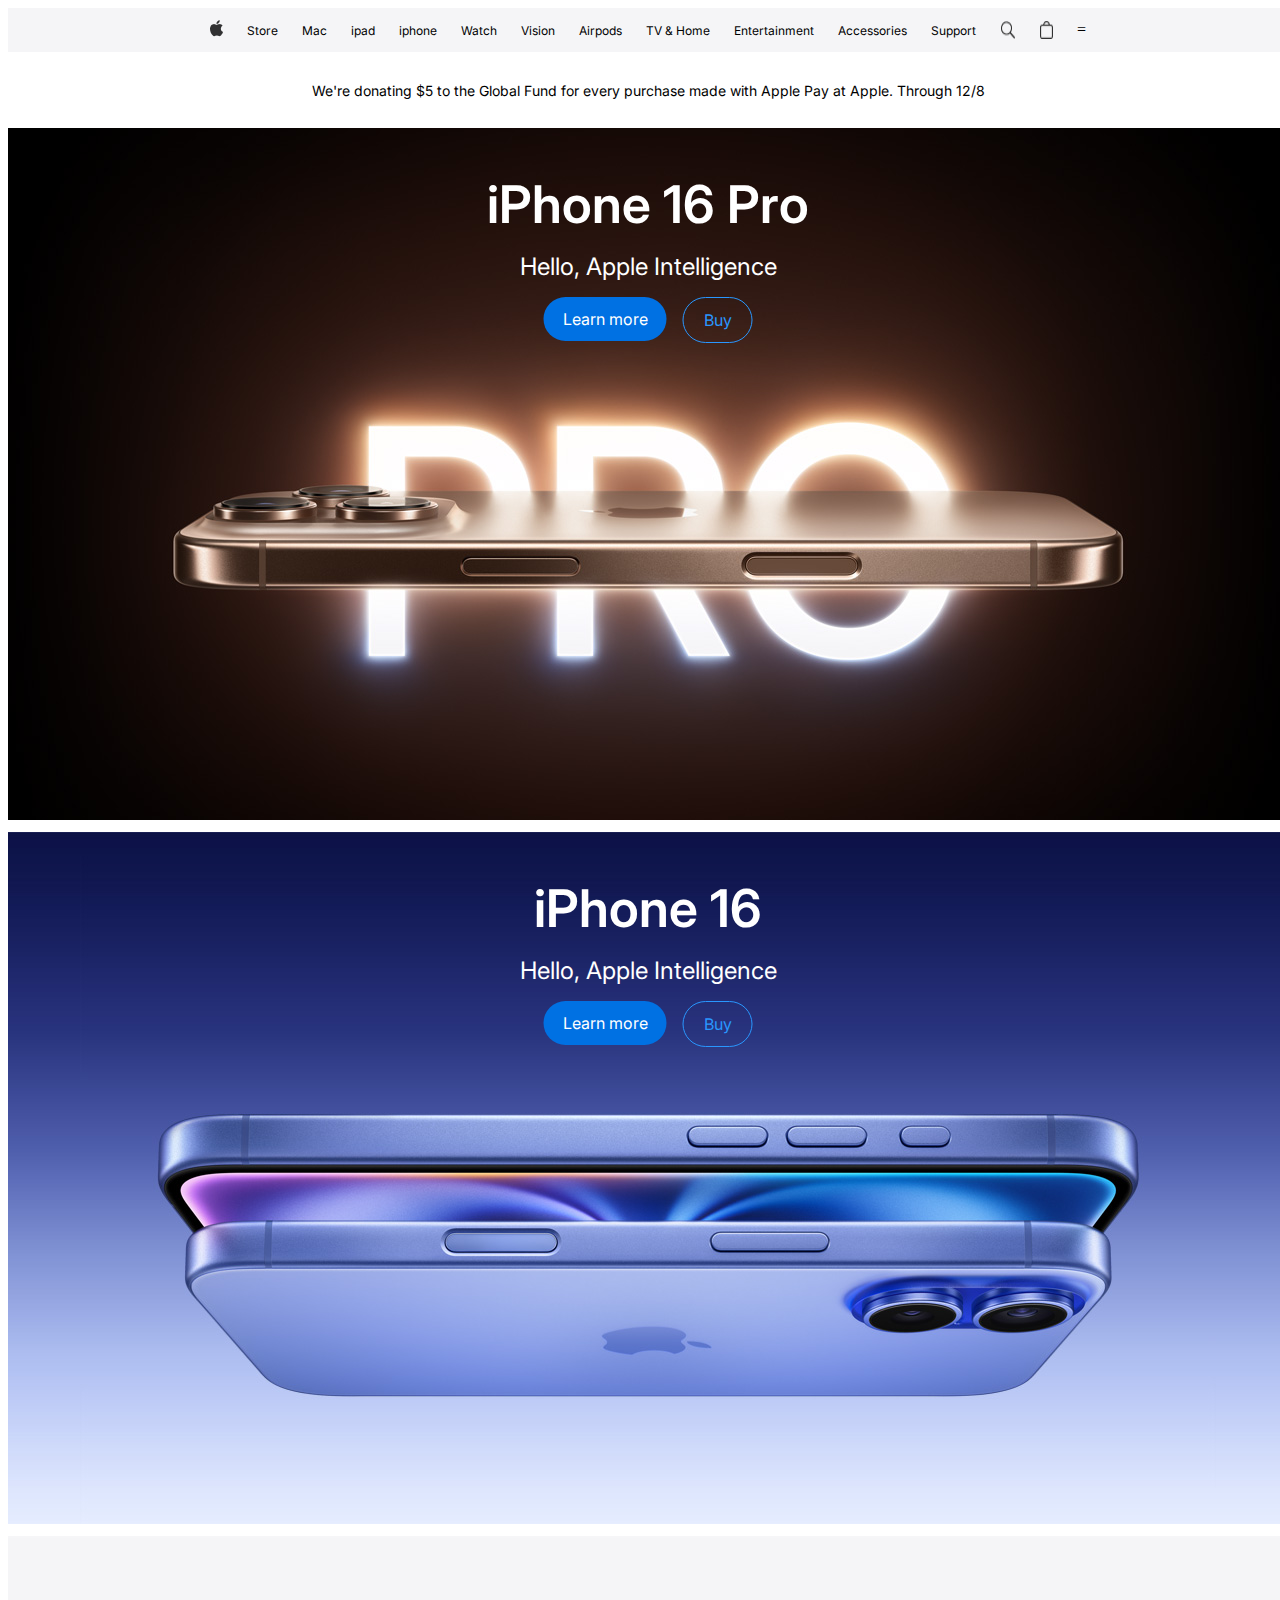
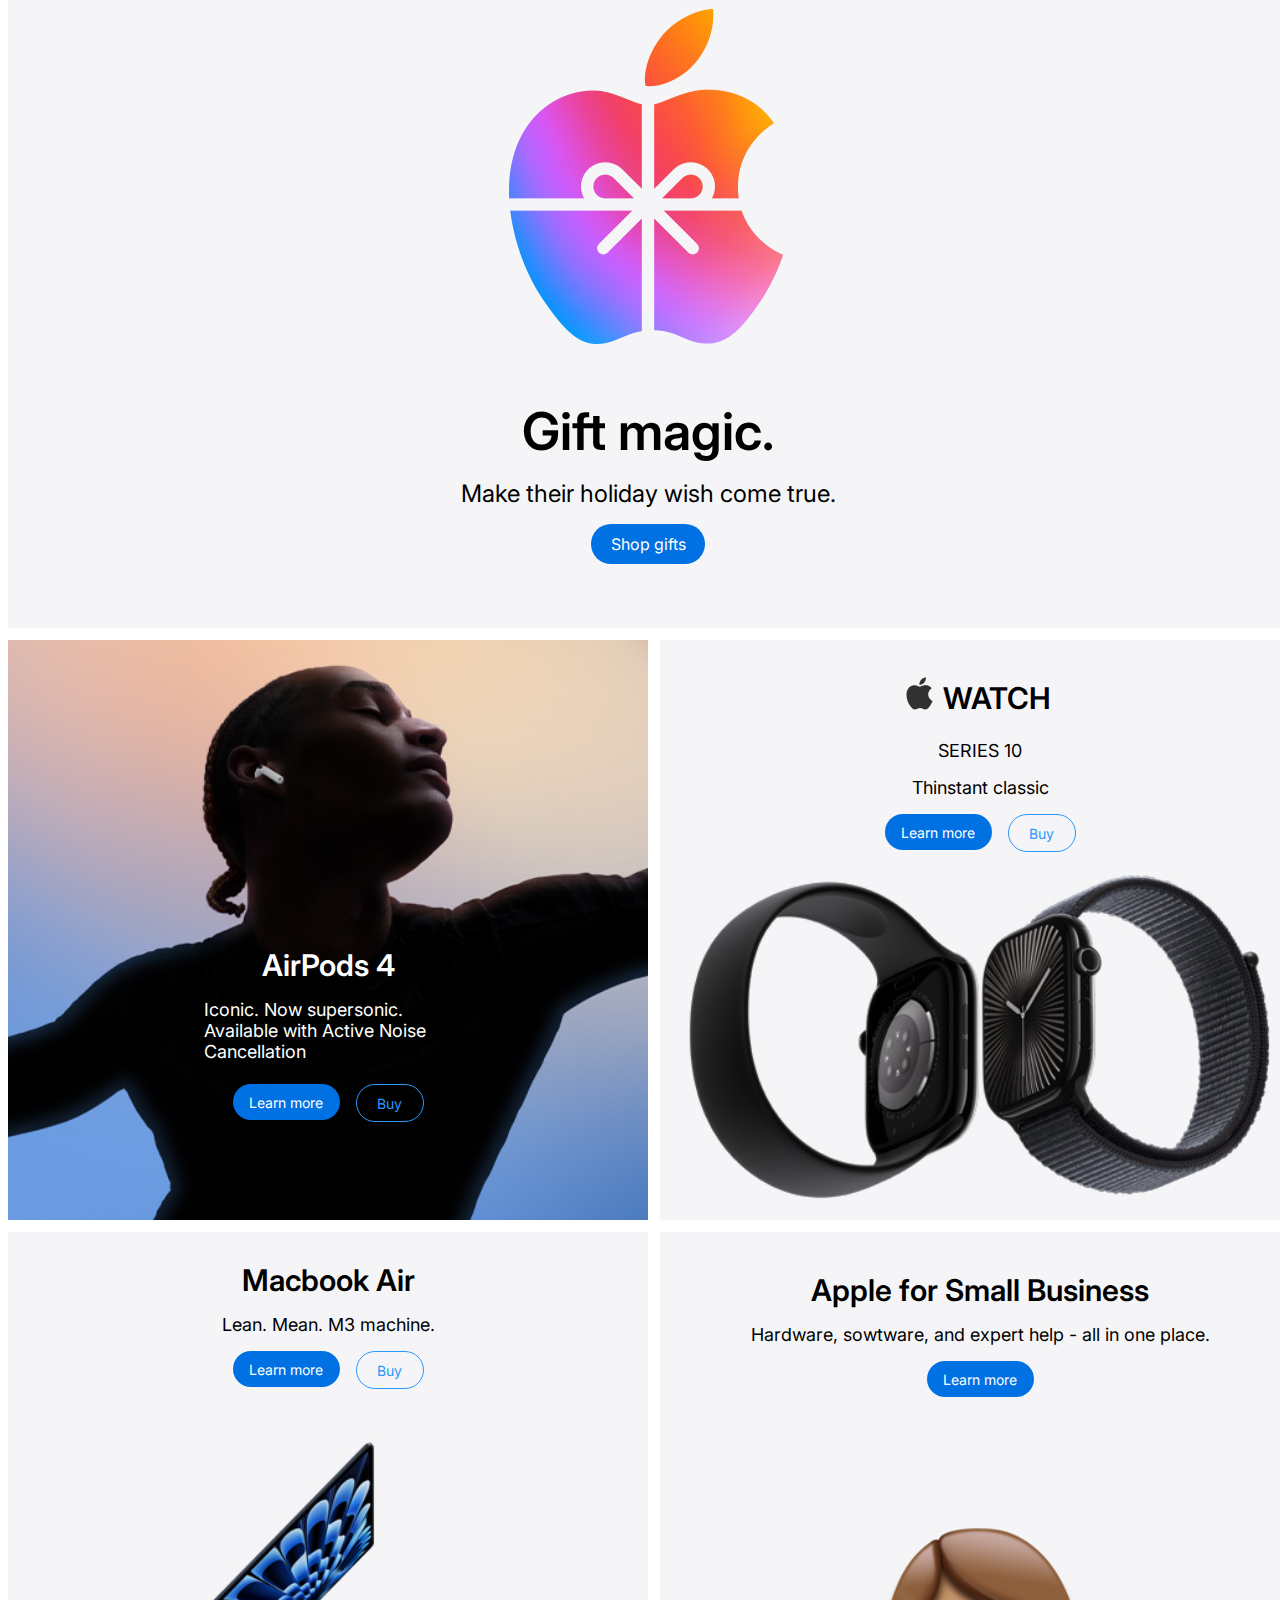
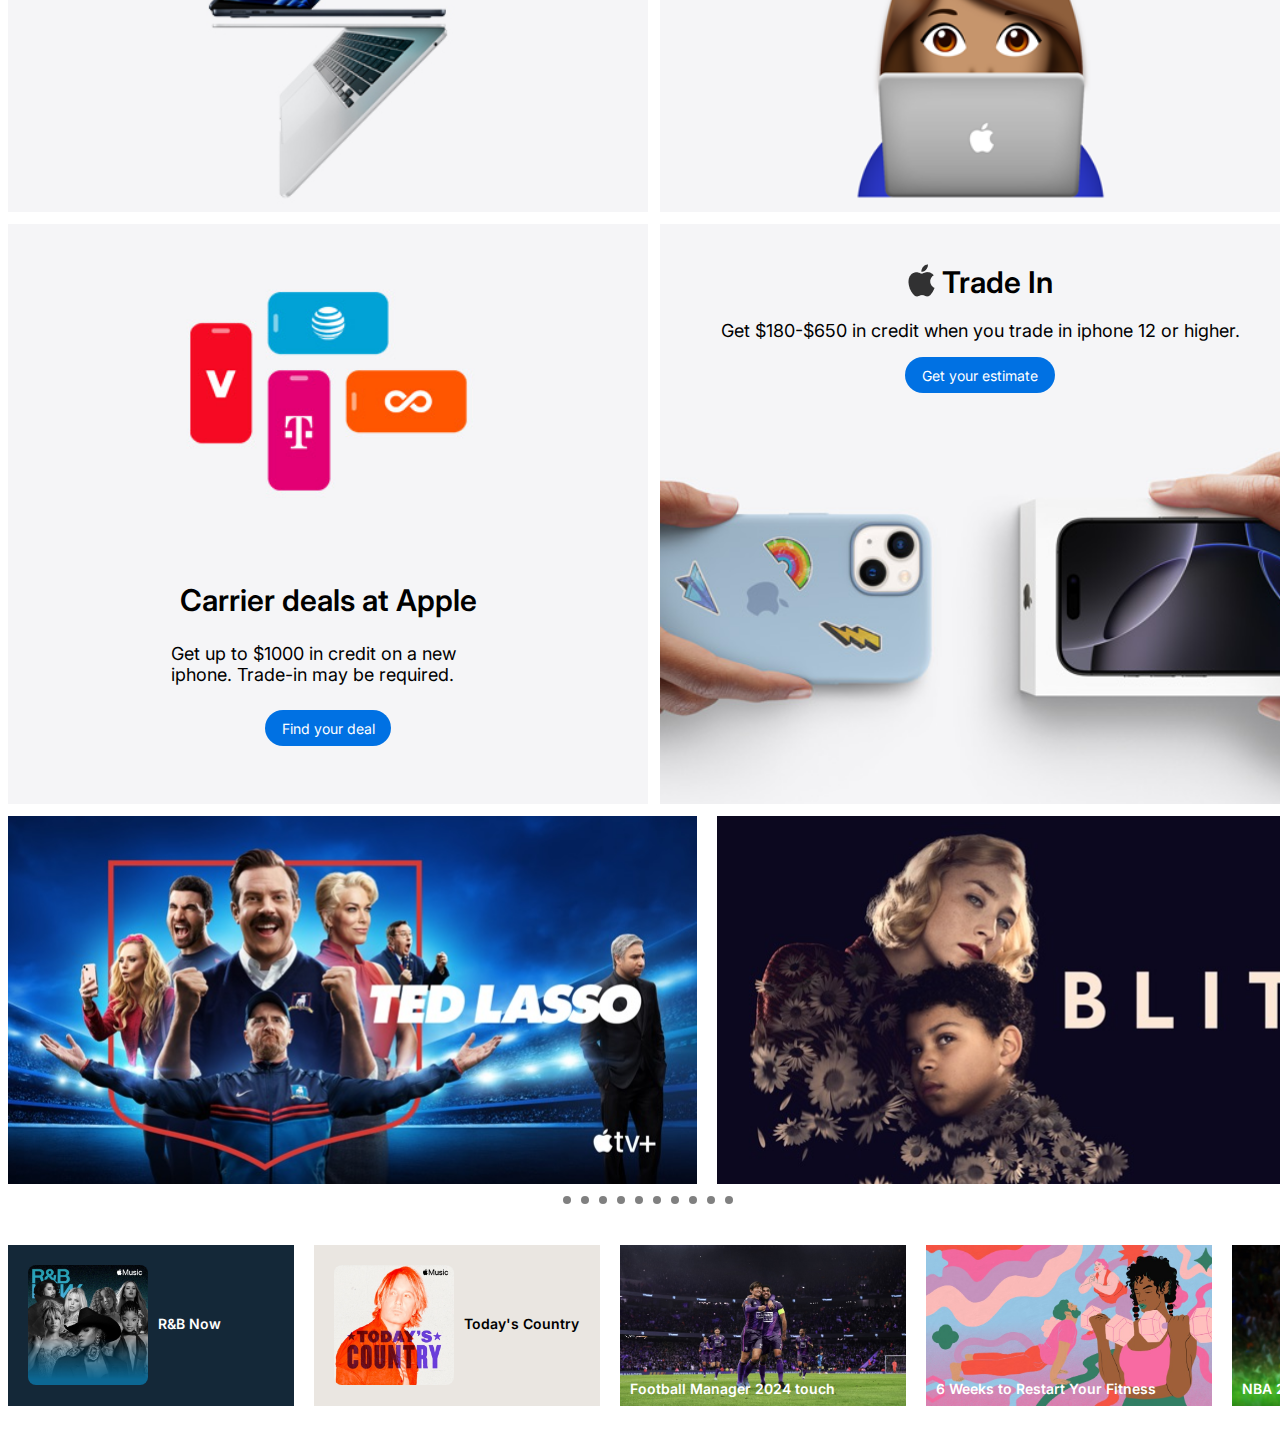
<file: index.html>
<!DOCTYPE html>
<html lang="en">
  <head>
    <meta charset="UTF-8" />
    <meta name="viewport" content="width=device-width, initial-scale=1.0" />
    <title>Document</title>
    <link rel="stylesheet" href="./style.css" />
    <style>
      @import url("https://fonts.googleapis.com/css2?family=Bebas+Neue&family=Hanuman:wght@100..900&family=Inter:ital,opsz,wght@0,14..32,100..900;1,14..32,100..900&family=Montserrat:ital,wght@0,100..900;1,100..900&family=Poppins:ital,wght@0,100;0,200;0,300;0,400;0,500;0,600;0,700;0,800;0,900;1,100;1,200;1,300;1,400;1,500;1,600;1,700;1,800;1,900&display=swap");
    </style>
  </head>
  <body>
    <div id="background">
      <header id="menu">
        <a href="index.html">
          <img src="./apple.png" alt="" />
        </a>
        <!-- <img src="./apple.png" alt="" /> -->
        <a href="index2.html" id="store-a"> Store </a>
        <!-- <div id="store">Store</div> -->
        <div id="navigation">
          <div id="mac">Mac</div>
          <div id="ipad">ipad</div>
          <div id="iphone">iphone</div>
          <div id="watch">Watch</div>
          <div id="vision">Vision</div>
          <div id="airpods">Airpods</div>
          <div id="tvhome">TV & Home</div>
          <div id="entertainment">Entertainment</div>
          <div id="accessories">Accessories</div>
          <div id="support">Support</div>
        </div>
        <div id="nav-triple">
          <img src="./search.png" alt="" />
          <img src="./shop.png" alt="" />
          =
        </div>
      </header>
      <div id="ad">
        We're donating $5 to the Global Fund for every purchase made with Apple
        Pay at Apple. Through 12/8
      </div>
      <div id="first">
        <div id="text1">
          <div id="pro">iPhone 16 Pro</div>
          <div id="hello1">Hello, Apple Intelligence</div>
          <div id="learn">
            <div id="more">Learn more</div>
            <div id="buy">Buy</div>
          </div>
        </div>
      </div>
      <div id="second">
        <div id="text2">
          <div id="normal">iPhone 16</div>
          <div id="hello2">Hello, Apple Intelligence</div>
          <div id="learn1">
            <div id="more1">Learn more</div>
            <div id="buy1">Buy</div>
          </div>
        </div>
      </div>
      <div id="third">
        <div id="text3">
          <div id="giftmagic">Gift magic.</div>
          <div id="holiday">Make their holiday wish come true.</div>
          <div id="shopgifts">Shop gifts</div>
        </div>
        <div id="text3-tab">
          <div id="ipad-air">
            <img src="./102c0d1d57179375bb079d73fb684c8d4aaa1b65.png" alt="" />
          </div>
          <div id="hello2-tab">Two sizes. Faster chip. Does it all.</div>
          <div id="learn1">
            <div id="more1">Learn more</div>
            <div id="buy1">Buy</div>
          </div>
        </div>
      </div>
      <div id="other">
        <div id="one">
          <div id="airpod4">
            <div id="name1">AirPods 4</div>
            <div id="introduction1">
              Iconic. Now supersonic. Available with Active Noise Cancellation
            </div>
            <div id="options">
              <div id="learnmore">Learn more</div>
              <div id="purchase">Buy</div>
            </div>
          </div>
          <div id="macbookair">
            <div id="name2">Macbook Air</div>
            <div id="introduction2">Lean. Mean. M3 machine.</div>
            <div id="optionss">
              <div id="learnmore">Learn more</div>
              <div id="purchase">Buy</div>
            </div>
          </div>
          <div id="deal">
            <div id="name3">Carrier deals at Apple</div>
            <div id="introduction3">
              Get up to $1000 in credit on a new iphone. Trade-in may be
              required.
            </div>
            <div id="options">
              <div id="learnmore2">Find your deal</div>
            </div>
          </div>
        </div>
        <div id="two">
          <div id="watch10">
            <div id="name4">
              <div id="applelogo"><img src="./Vector (1).png" alt="" /></div>
              <div id="watchname">WATCH</div>
            </div>
            <div id="introduction4">SERIES 10</div>
            <div id="introduction4-2">Thinstant classic</div>
            <div id="optionss">
              <div id="learnmore">Learn more</div>
              <div id="purchase">Buy</div>
            </div>
          </div>
          <div id="business">
            <div id="name5">Apple for Small Business</div>
            <div id="introduction5">
              Hardware, sowtware, and expert help - all in one place.
            </div>
            <div id="optionss">
              <div id="learnmore">Learn more</div>
            </div>
          </div>
          <div id="trade">
            <div id="name6">
              <div id="applelogo2"><img src="./Vector (1).png" alt="" /></div>
              <div id="tradename">Trade In</div>
            </div>
            <div id="introduction6">
              Get $180-$650 in credit when you trade in iphone 12 or higher.
            </div>
            <div id="optionss">
              <div id="learnmore3">Get your estimate</div>
            </div>
          </div>
        </div>
      </div>
      <div id="slide">
        <div id="number1"></div>
        <div id="number2"></div>
        <div id="number3"></div>
        <div id="number4"></div>
        <div id="number5"></div>
        <div id="number6"></div>
        <div id="number7"></div>
        <div id="number8"></div>
        <div id="number9"></div>
        <div id="number10"></div>
      </div>
      <div class="dots">
        <a href="#number1" class="dot"></a>
        <a href="#number2" class="dot"></a>
        <a href="#number3" class="dot"></a>
        <a href="#number4" class="dot"></a>
        <a href="#number5" class="dot"></a>
        <a href="#number6" class="dot"></a>
        <a href="#number7" class="dot"></a>
        <a href="#number8" class="dot"></a>
        <a href="#number9" class="dot"></a>
        <a href="#number10" class="dot"></a>
      </div>
      <div id="small-slides">
        <div id="back1">
          <div id="small1"></div>
          <div id="small-text1">R&B Now</div>
        </div>
        <div id="back2">
          <div id="small2"></div>
          <div id="small-text2">Today's Country</div>
        </div>
        <div id="small3">
          <div id="all-text">Football Manager 2024 touch</div>
        </div>

        <div id="small4">
          <div id="all-text">6 Weeks to Restart Your Fitness</div>
        </div>

        <div id="small5">
          <div id="all-text">NBA 2k25 Arcade Edition</div>
        </div>

        <div id="small6">
          <div id="all-text">Strength with kyle</div>
        </div>
        <div id="small7">
          <div id="all-text">Run your first 5k</div>
        </div>
        <div id="back8">
          <div id="small8"></div>
          <div id="small-text8">Today's Indie Rock</div>
        </div>
        <div id="small9">
          <div id="all-text">Hello Kitty Island Adventure</div>
        </div>
        <div id="back10">
          <div id="small10"></div>
          <div id="small-text10">Strength with Kyle</div>
        </div>
      </div>
    </div>
  </body>
</html>
</file>
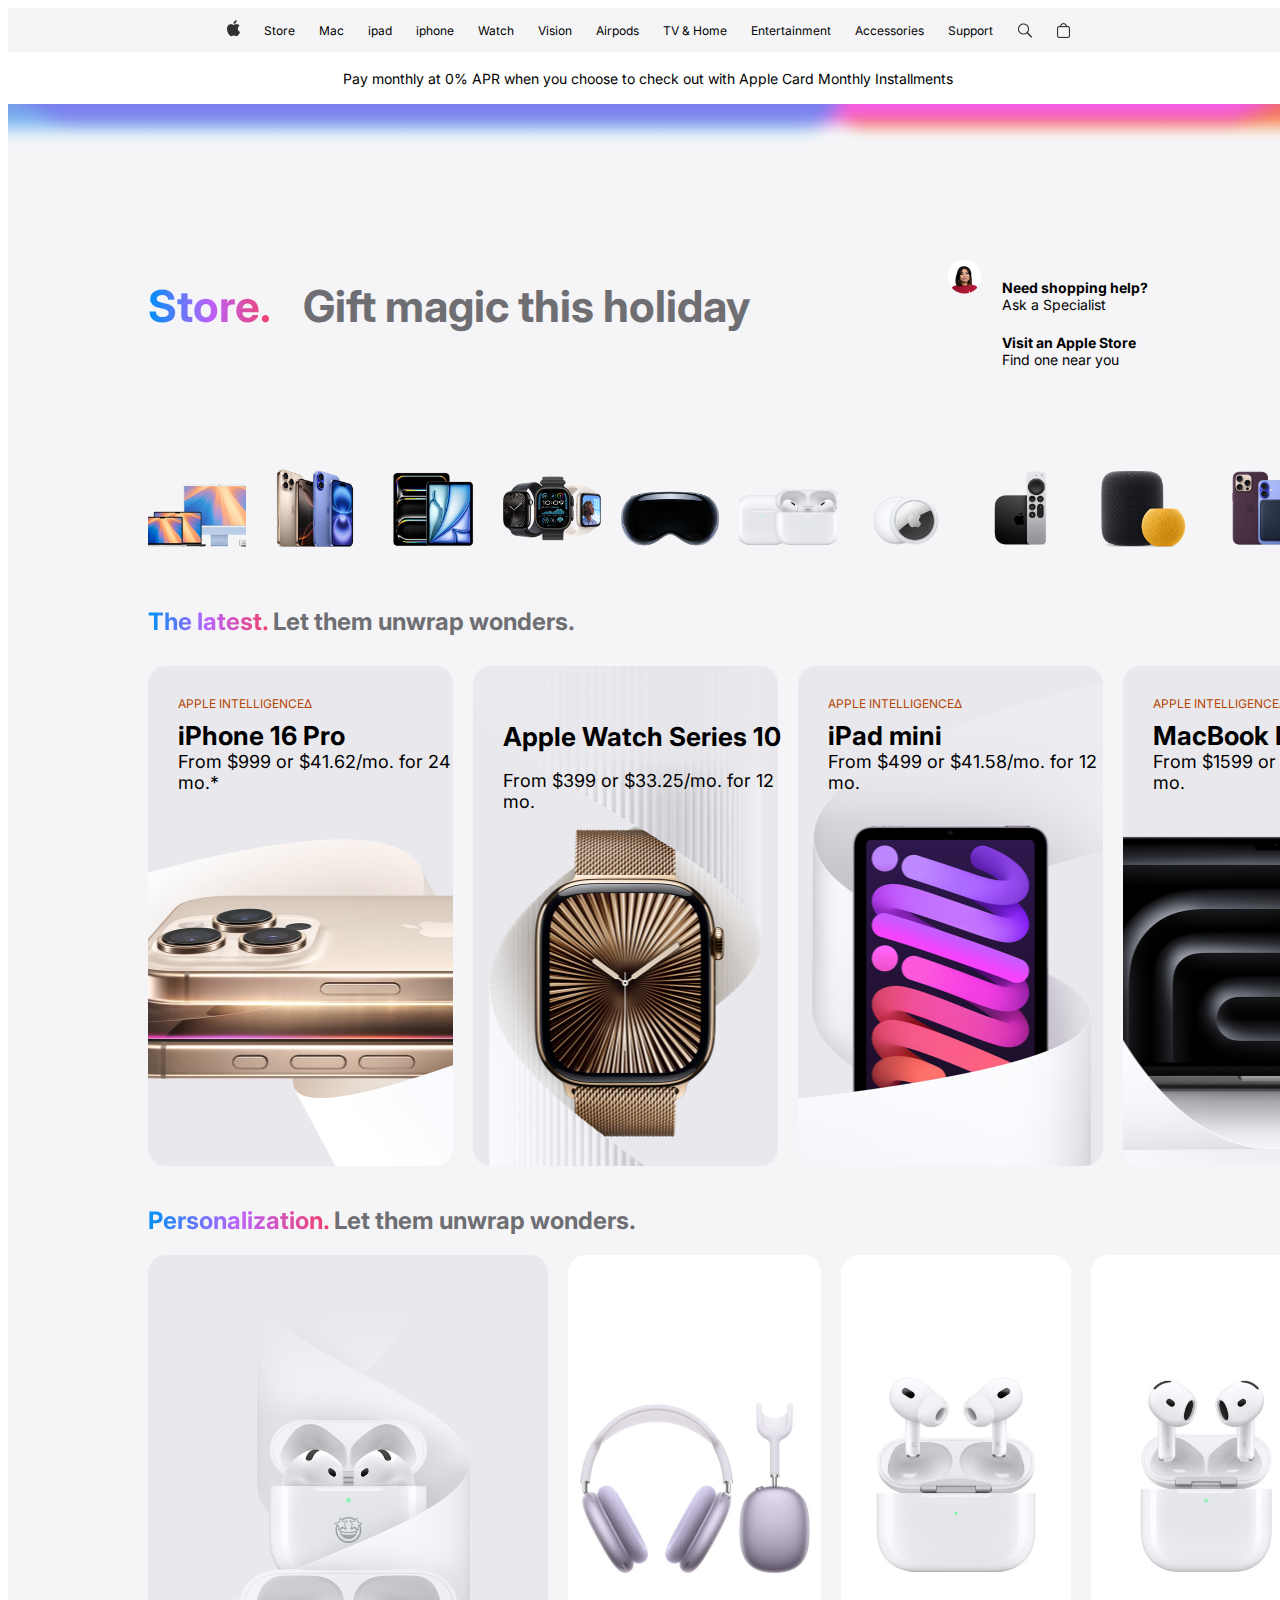
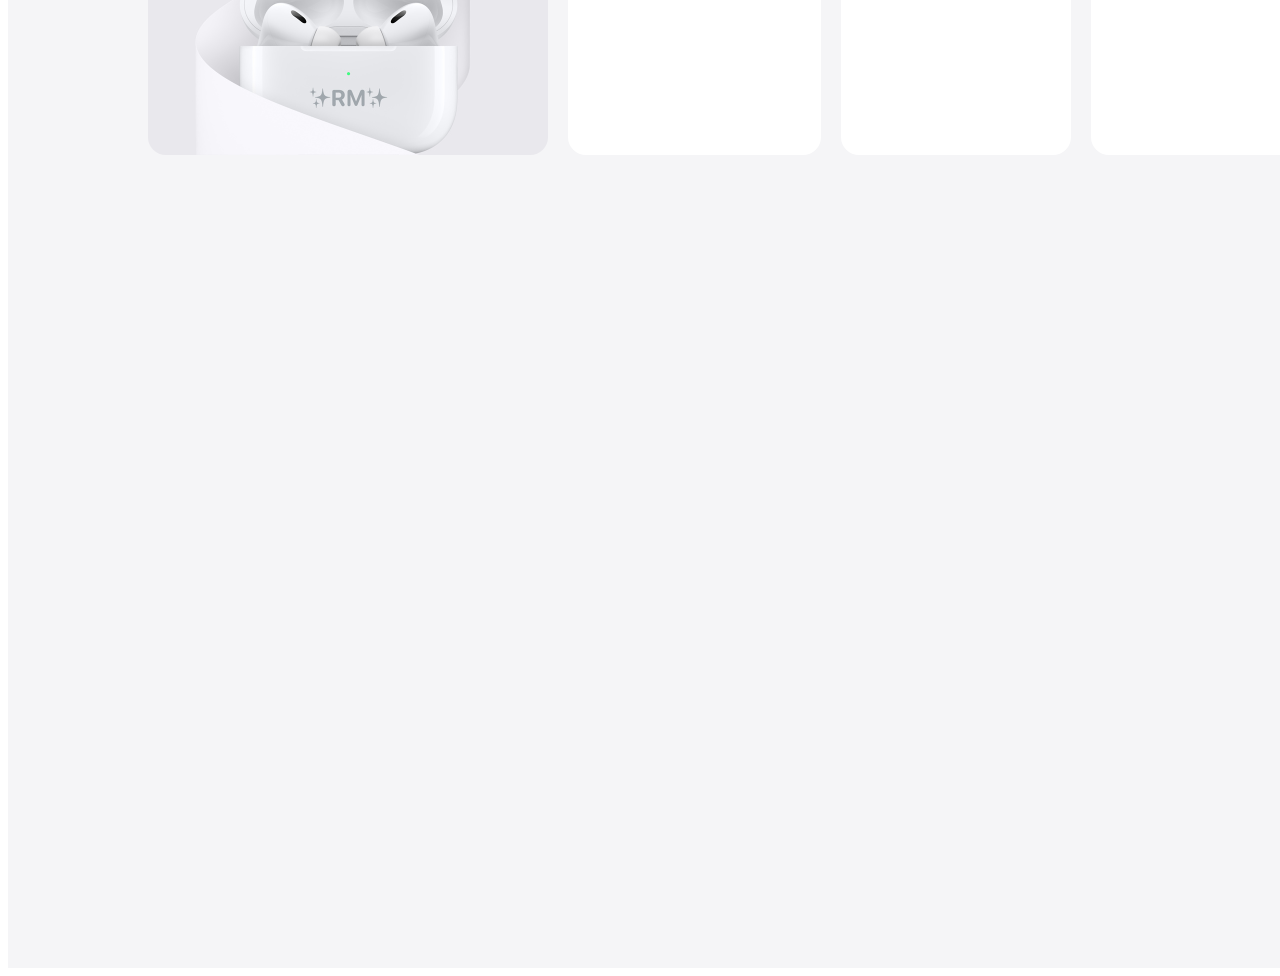
<file: index2.html>
<!DOCTYPE html>
<html lang="en">
  <head>
    <meta charset="UTF-8" />
    <meta name="viewport" content="width=device-width, initial-scale=1.0" />
    <title>Document</title>
    <link rel="stylesheet" href="./style2.css" />
    <style>
      @import url("https://fonts.googleapis.com/css2?family=Bebas+Neue&family=Hanuman:wght@100..900&family=Inter:ital,opsz,wght@0,14..32,100..900;1,14..32,100..900&family=Montserrat:ital,wght@0,100..900;1,100..900&family=Poppins:ital,wght@0,100;0,200;0,300;0,400;0,500;0,600;0,700;0,800;0,900;1,100;1,200;1,300;1,400;1,500;1,600;1,700;1,800;1,900&display=swap");
    </style>
  </head>
  <body>
    <div id="background">
      <header id="menu">
        <a href="index.html">
          <img src="./apple.png" alt="" />
        </a>
        <!-- <img src="./apple.png" alt="" /> -->
        <a href="index2.html"> Store </a>
        <!-- <div id="store">Store</div> -->
        <div id="mac">Mac</div>
        <div id="ipad">ipad</div>
        <div id="iphone">iphone</div>
        <div id="watch">Watch</div>
        <div id="vision">Vision</div>
        <div id="airpods">Airpods</div>
        <div id="tvhome">TV & Home</div>
        <div id="entertainment">Entertainment</div>
        <div id="accessories">Accessories</div>
        <div id="support">Support</div>
        <img src="./search.png" alt="" />
        <img src="./shop.png" alt="" />
      </header>
      <div id="ad">
        Pay monthly at 0% APR when you choose to check out with Apple Card
        Monthly Installments
      </div>
      <div id="background2">
        <div id="colorful"></div>
        <div id="words">
          <div id="giftstore">
            <div id="store">Store.</div>
            <div id="gift">Gift magic this holiday</div>
          </div>
          <div id="a2">
            <div id="help">
              <div id="womanpicture"></div>
              <div id="ask">
                <div id="need">Need shopping help?</div>
                <a href="" id="a3">Ask a Specialist</a>
              </div>
            </div>
            <div id="visit">
              <div id="applestore">Visit an Apple Store</div>
              <a href="" id="a4">Find one near you</a>
            </div>
          </div>
        </div>
        <div id="images">
          <div id="first"></div>
          <div id="second"></div>
          <div id="third"></div>
          <div id="fourth"></div>
          <div id="fifth"></div>
          <div id="sixth"></div>
          <div id="seventh"></div>
          <div id="eight"></div>
          <div id="ninth"></div>
          <div id="tenth"></div>
          <div id="eleventh"></div>
        </div>
        <div id="latest">
          <span id="the">The latest.</span> Let them unwrap wonders.
        </div>
        <div id="all-intelligence">
          <div id="intelligence1">
            <div id="head1">
              <div id="shar1">APPLE INTELLIGENCE∆</div>
              <div id="word1">iPhone 16 Pro</div>
              <div id="price1">From $999 or $41.62/mo. for 24 mo.*</div>
            </div>
          </div>
          <div id="intelligence2">
            <div id="head2">
              <div id="word2">Apple Watch Series 10</div>
              <div id="price2">From $399 or $33.25/mo. for 12 mo.</div>
            </div>
          </div>
          <div id="intelligence3">
            <div id="head3">
              <div id="shar3">APPLE INTELLIGENCE∆</div>
              <div id="word3">iPad mini</div>
              <div id="price3">From $499 or $41.58/mo. for 12 mo.</div>
            </div>
          </div>
          <div id="intelligence4">
            <div id="head4">
              <div id="shar4">APPLE INTELLIGENCE∆</div>
              <div id="word4">MacBook Pro</div>
              <div id="price4">From $1599 or $133.25/mo. for 12 mo.</div>
            </div>
          </div>
        </div>
        <div id="latest2">
          <span id="the2">Personalization.</span> Let them unwrap wonders.
        </div>
        <div id="person">
          <div id="person1">
            <div id="person1-1"></div>
            <div id="person1-2"></div>
            <div id="person1-3"></div>
            <div id="person1-4"></div>
            <div id="person1-5"></div>
          </div>
          <div id="person2">
            <div id="person2-1"></div>
            <div id="person2-2"></div>
            <div id="person2-3"></div>
            <div id="person2-4"></div>
            <div id="person2-5"></div>
          </div>
          <div id="person3">
            <div id="person3-1"></div>
            <div id="person3-2"></div>
            <div id="person3-3"></div>
            <div id="person3-4"></div>
            <div id="person3-5"></div>
          </div>
          <div id="person4">
            <div id="person4-1"></div>
            <div id="person4-2"></div>
            <div id="person4-3"></div>
            <div id="person4-4"></div>
            <div id="person4-5"></div>
          </div>
          <div id="person5">
            <div id="person5-1"></div>
            <div id="person5-2"></div>
            <div id="person5-3"></div>
            <div id="person5-4"></div>
            <div id="person5-5"></div>
          </div>
        </div>
      </div>
    </div>
  </body>
</html>
</file>
<file: style.css>
#background {
  /* width: 1920px;
  height: 4982px; */
  /* height: 100vw; */
  width: 100vw;
  display: flex;
  flex-direction: column;
  align-items: center;
  gap: 12px;
}
a {
  text-decoration: none;
  color: black;
  font-family: "Inter", sans-serif;
  font-weight: 400;
  font-size: 12px;
}
#menu {
  display: flex;
  gap: 24px;
  align-items: center;
  justify-content: center;
  height: 44px;
  width: 100%;
  background-color: #f5f5f7;
}
#store {
  font-family: "Inter", sans-serif;
  font-weight: 400;
  font-size: 12px;
}
#store {
  font-family: "Inter", sans-serif;
  font-weight: 400;
  font-size: 12px;
}
#mac {
  font-family: "Inter", sans-serif;
  font-weight: 400;
  font-size: 12px;
}
#ipad {
  font-family: "Inter", sans-serif;
  font-weight: 400;
  font-size: 12px;
}
#iphone {
  font-family: "Inter", sans-serif;
  font-weight: 400;
  font-size: 12px;
}
#watch {
  font-family: "Inter", sans-serif;
  font-weight: 400;
  font-size: 12px;
}
#vision {
  font-family: "Inter", sans-serif;
  font-weight: 400;
  font-size: 12px;
}
#airpods {
  font-family: "Inter", sans-serif;
  font-weight: 400;
  font-size: 12px;
}
#tvhome {
  font-family: "Inter", sans-serif;
  font-weight: 400;
  font-size: 12px;
}
#entertainment {
  font-family: "Inter", sans-serif;
  font-weight: 400;
  font-size: 12px;
}
#accessories {
  font-family: "Inter", sans-serif;
  font-weight: 400;
  font-size: 12px;
}
#support {
  font-family: "Inter", sans-serif;
  font-weight: 400;
  font-size: 12px;
}
#ad {
  display: flex;
  justify-content: center;
  align-items: center;
  font-size: 14px;
  font-weight: 400;
  font-family: "Inter", sans-serif;
  height: 52px;
  width: 100%;
}
#first {
  background-image: url(./Background.png);
  width: 100vw;
  height: 692px;
  background-position: center;
  background-size: cover;
  position: relative;
}
#text1 {
  position: absolute;
  top: 45px;
  left: 50%;
  translate: -50% 0;
  width: 405px;
  gap: 16px;
  display: flex;
  justify-content: center;
  align-items: center;
  flex-direction: column;
}
#pro {
  font-family: "Inter", sans-serif;
  font-weight: 600;
  font-size: 52px;
  color: white;
}
#hello1 {
  font-family: "Inter", sans-serif;
  font-weight: 400;
  font-size: 24px;
  color: white;
  display: flex;
}
#learn {
  display: flex;
  gap: 16px;
}
#more {
  color: white;
  font-family: "Inter", sans-serif;
  font-weight: 400;
  background-color: #0071e3;
  height: 44px;
  width: 123px;
  border-radius: 999px;
  display: flex;
  justify-content: center;
  align-items: center;
}
#buy {
  color: #2997ff;
  font-family: "Inter", sans-serif;
  font-weight: 400;
  height: 44px;
  width: 68px;
  border: 1px solid #2997ff;
  border-radius: 999px;
  display: flex;
  justify-content: center;
  align-items: center;
}
#second {
  background-image: url(./iphone17.png);
  width: 100vw;
  height: 692px;
  background-position: center;
  background-size: cover;
  position: relative;
}
#text2 {
  position: absolute;
  top: 45px;
  left: 50%;
  translate: -50% 0;
  width: 405px;
  gap: 16px;
  display: flex;
  justify-content: center;
  align-items: center;
  flex-direction: column;
}
#normal {
  font-family: "Inter", sans-serif;
  font-weight: 600;
  font-size: 52px;
  color: white;
}
#hello2 {
  font-family: "Inter", sans-serif;
  font-weight: 400;
  font-size: 24px;
  color: white;
  display: flex;
}
#learn1 {
  display: flex;
  gap: 16px;
}
#more1 {
  color: white;
  font-family: "Inter", sans-serif;
  font-weight: 400;
  background-color: #0071e3;
  height: 44px;
  width: 123px;
  border-radius: 999px;
  display: flex;
  justify-content: center;
  align-items: center;
}
#buy1 {
  color: #2997ff;
  font-family: "Inter", sans-serif;
  font-weight: 400;
  height: 44px;
  width: 68px;
  border: 1px solid #2997ff;
  border-radius: 999px;
  display: flex;
  justify-content: center;
  align-items: center;
}
#third {
  background-image: url(./gift-magic-desktop.jpeg);
  /* background-image: url(./giftmagic.png); */
  width: 100vw;
  height: 692px;
  background-position: center;
  background-size: cover;
  position: relative;
  display: flex;

  justify-content: center;
  align-items: center;
}
#text3 {
  display: flex;
  flex-direction: column;
  position: relative;
  top: 200px;
  justify-content: center;
  align-items: center;
  gap: 16px;
  height: 164px;
  width: 405px;
  /* position: relative;
  top: 446px;
  left: 920px; */
}
#giftmagic {
  font-size: 52px;
  font-weight: 600;
  font-family: "Inter", sans-serif;
  font-style: bold;
}
#holiday {
  font-family: "Inter", sans-serif;
  font-weight: 400;
  font-size: 24px;
}
#shopgifts {
  font-size: 16px;
  font-weight: 400;
  font-family: "Inter", sans-serif;
  color: white;
  background-color: #0071e3;
  border-radius: 999px;
  height: 44px;
  width: 114px;
  display: flex;
  justify-content: center;
  align-items: center;
}
#other {
  display: flex;
  width: 100%;
  position: relative;
  gap: 12px;
}
#one {
  display: flex;
  flex-direction: column;
  position: relative;
  gap: 12px;
}
#airpod4 {
  height: 580px;
  width: 50vw;
  background-image: url(./airpods4.jpeg);
  /* background-image: url(./ipad.png); */
  background-position: center;
  background-size: cover;
  position: relative;
  display: flex;
  flex-direction: column;
  justify-content: end;
  align-items: center;
  gap: 16px;
}
#macbookair {
  height: 580px;
  width: 50vw;
  /* background-image: url(./watch.png); */
  background-image: url(./macbookAir.jpeg);
  background-position: center;
  background-size: cover;
  position: relative;
  display: flex;
  flex-direction: column;
  gap: 16px;
  align-items: center;
}
#deal {
  height: 580px;
  width: 50vw;
  background-image: url(./carrierDeals.jpeg);
  background-position: center;
  background-size: cover;
  position: relative;
  display: flex;
  flex-direction: column;
  justify-content: end;
  align-items: center;
  gap: 16px;
}

#two {
  display: flex;
  flex-direction: column;
  gap: 12px;
}
#watch10 {
  height: 580px;
  width: 50vw;
  background-image: url(./applewatch.jpg);
  background-position: center;
  background-size: cover;
  position: relative;
  display: flex;
  flex-direction: column;
  gap: 16px;
  align-items: center;
}
#business {
  height: 580px;
  width: 50vw;
  background-image: url(./smallBusiness.png);
  background-position: center;
  background-size: cover;
  position: relative;
  display: flex;
  flex-direction: column;
  gap: 16px;
  align-items: center;
}
#trade {
  height: 580px;
  width: 50vw;
  background-image: url(./trade.jpg);
  background-position: center;
  background-size: cover;
  position: relative;
  display: flex;
  flex-direction: column;
  gap: 16px;
  align-items: center;
}
#slide {
  height: 668px;
  width: 100vw;
  overflow-x: scroll;
  display: flex;
  gap: 20px;
  scroll-snap-type: x mandatory;
  align-items: center;
  scroll-behavior: smooth;
}
.dot {
  background-color: gray;
  height: 8px;
  width: 8px;
  border-radius: 50%;
}
.dots {
  display: flex;
  justify-content: center;
  align-items: center;
  gap: 10px;
  margin-bottom: 12px;
}
#number1 {
  background-image: url(./napoleon.jpg);
  background-position: center;
  background-size: cover;
  height: 668px;
  width: 1250px;
  object-fit: cover;
  scroll-snap-align: center;
  flex-shrink: 0;
}
#number2 {
  background-image: url(./bad-monkey.jpg);
  background-position: center;
  background-size: cover;
  height: 668px;
  width: 1250px;
  object-fit: cover;
  scroll-snap-align: center;
  flex-shrink: 0;
}

#number3 {
  background-image: url(./instigators.jpg);
  background-position: center;
  background-size: cover;
  height: 668px;
  width: 1250px;
  object-fit: cover;
  scroll-snap-align: center;
  flex-shrink: 0;
}
#number4 {
  background-image: url(./k-pop-idols.jpg);
  background-position: center;
  background-size: cover;
  height: 668px;
  width: 1250px;
  object-fit: cover;
  scroll-snap-align: center;
  flex-shrink: 0;
}
#number5 {
  background-image: url(./season-pass.jpg);
  background-position: center;
  background-size: cover;
  height: 668px;
  width: 1250px;
  object-fit: cover;
  scroll-snap-align: center;
  flex-shrink: 0;
}
#number6 {
  background-image: url(./pressumed-innocent.jpg);
  background-position: center;
  background-size: cover;
  height: 668px;
  width: 1250px;
  object-fit: cover;
  scroll-snap-align: center;
  flex-shrink: 0;
}
#number7 {
  background-image: url(./pachinko.jpg);
  background-position: center;
  background-size: cover;
  height: 668px;
  width: 1250px;
  object-fit: cover;
  scroll-snap-align: center;
  flex-shrink: 0;
}
#number8 {
  background-image: url(./baseball.jpg);
  background-position: center;
  background-size: cover;
  height: 668px;
  width: 1250px;
  object-fit: cover;
  scroll-snap-align: center;
  flex-shrink: 0;
}
#number9 {
  background-image: url(./lady-in-the-lake.jpg);
  background-position: center;
  background-size: cover;
  height: 668px;
  width: 1250px;
  object-fit: cover;
  scroll-snap-align: center;
  flex-shrink: 0;
}
#number10 {
  background-image: url(./morning-show.jpg);
  background-position: center;
  background-size: cover;
  height: 668px;
  width: 1250px;
  object-fit: cover;
  scroll-snap-align: center;
  flex-shrink: 0;
}

#name1 {
  font-family: "Inter", sans-serif;
  color: white;
  font-style: bold;
  font-size: 36px;
  font-weight: 600;
}
#name2 {
  font-family: "Inter", sans-serif;
  font-style: bold;
  font-size: 36px;
  font-weight: 600;
  margin-top: 30px;
}
#name3 {
  font-family: "Inter", sans-serif;
  font-style: bold;
  font-size: 36px;
  font-weight: 600;
}
#name4 {
  font-family: "Inter", sans-serif;
  font-style: bold;
  display: flex;
  font-size: 36px;
  font-weight: 600;
  gap: 7px;
  margin-top: 40px;
}
#applelogo {
  font-family: "Inter", sans-serif;
  font-style: bold;
}
#watchname {
  font-family: "Inter", sans-serif;
  font-style: bold;
  font-size: 36px;
  font-weight: 600;
}
#name5 {
  font-family: "Inter", sans-serif;
  font-style: bold;
  font-size: 36px;
  font-weight: 600;
  margin-top: 40px;
}
#name6 {
  font-family: "Inter", sans-serif;
  font-style: bold;
  font-size: 36px;
  font-weight: 600;
  display: flex;
  gap: 7px;
  margin-top: 40px;
}
#introduction1 {
  color: white;
  font-family: "Inter", sans-serif;
}
#introduction2 {
  font-family: "Inter", sans-serif;
}
#introduction3 {
  font-family: "Inter", sans-serif;
}
#introduction4 {
  font-family: "Inter", sans-serif;
}
#introduction4-2 {
  font-family: "Inter", sans-serif;
}
#introduction5 {
  font-family: "Inter", sans-serif;
}
#introduction6 {
  font-family: "Inter", sans-serif;
}
#applelogo2 {
}
#tradename {
  font-family: "Inter", sans-serif;
}
#options {
  display: flex;
  gap: 16px;
  margin-bottom: 58px;
}
#optionss {
  display: flex;
  gap: 16px;
}
#learnmore {
  color: white;
  background-color: #0071e3;
  height: 40px;
  width: 115px;
  border-radius: 999px;
  display: flex;
  justify-content: center;
  align-items: center;
  font-family: "Inter", sans-serif;
  font-size: 16px;
  font-weight: 400;
}
#purchase {
  border: 1px solid #2997ff;
  border-radius: 999px;
  display: flex;
  justify-content: center;
  align-items: center;
  width: 68px;
  height: 40px;
  color: #2997ff;
  font-family: "Inter", sans-serif;
  font-size: 16px;
  font-weight: 400;
}
#learnmore2 {
  display: flex;
  justify-content: center;
  align-items: center;
  width: 120px;
  height: 40px;
  color: white;
  font-family: "Inter", sans-serif;
  font-size: 16px;
  font-weight: 400;
  background-color: #0071e3;
  border-radius: 999px;
}
#learnmore3 {
  border-radius: 999px;
  display: flex;
  justify-content: center;
  align-items: center;
  width: 167px;
  height: 40px;
  color: white;
  font-family: "Inter", sans-serif;
  font-size: 16px;
  font-weight: 400;
  background-color: #0071e3;
  border-radius: 999px;
}

#small-slides {
  height: 236px;
  width: 100vw;
  overflow-x: scroll;
  display: flex;
  gap: 20px;
  scroll-snap-type: x mandatory;
  align-items: center;
  scroll-behavior: smooth;
}
#small1 {
  background-image: url(./1.jpg);
  background-position: center;
  background-size: cover;
  height: 196px;
  width: 196px;
  object-fit: cover;
  scroll-snap-align: center;
  /* flex-shrink: 0; */
  border-radius: 8px;
  margin-top: 20px;
  margin-left: 20px;
  color: white;
  font-size: 17px;
  font-style: bold;
  font-weight: 600;
  font-family: "Inter", sans-serif;
  display: flex;
}
#small2 {
  background-image: url(./2.jpg);
  background-position: center;
  background-size: cover;
  height: 196px;
  width: 196px;
  object-fit: cover;
  scroll-snap-align: center;
  /* flex-shrink: 0; */
  border-radius: 8px;
  margin-top: 20px;
  margin-left: 20px;
  color: black;
  font-size: 17px;
  font-style: bold;
  font-weight: 600;
  font-family: "Inter", sans-serif;
}
#small3 {
  background-image: url(./3.jpg);
  background-position: center;
  background-size: cover;
  height: 236px;
  width: 417px;
  object-fit: cover;
  scroll-snap-align: center;
  flex-shrink: 0;
  color: white;
  font-size: 17px;
  font-style: bold;
  font-weight: 600;
  font-family: "Inter", sans-serif;
}
#small4 {
  background-image: url(./4.jpg);
  background-position: center;
  background-size: cover;
  height: 236px;
  width: 417px;
  object-fit: cover;
  scroll-snap-align: center;
  flex-shrink: 0;
  color: white;
  font-size: 17px;
  font-style: bold;
  font-weight: 600;
  font-family: "Inter", sans-serif;
}
#small5 {
  background-image: url(./5.jpg);
  background-position: center;
  background-size: cover;
  height: 236px;
  width: 417px;
  object-fit: cover;
  scroll-snap-align: center;
  flex-shrink: 0;
  color: white;
  font-size: 17px;
  font-style: bold;
  font-weight: 600;
  font-family: "Inter", sans-serif;
}
#small6 {
  background-image: url(./6.jpg);
  background-position: center;
  background-size: cover;
  height: 236px;
  width: 417px;
  object-fit: cover;
  scroll-snap-align: center;
  flex-shrink: 0;
  color: white;
  font-size: 17px;
  font-style: bold;
  font-weight: 600;
  font-family: "Inter", sans-serif;
}
#small7 {
  background-image: url(./7.jpg);
  background-position: center;
  background-size: cover;
  height: 236px;
  width: 417px;
  object-fit: cover;
  scroll-snap-align: center;
  flex-shrink: 0;
  color: white;
  font-size: 17px;
  font-style: bold;
  font-weight: 600;
  font-family: "Inter", sans-serif;
}
#small8 {
  background-image: url(./8.jpg);
  background-position: center;
  background-size: cover;
  height: 196px;
  width: 196px;
  object-fit: cover;
  scroll-snap-align: center;
  /* flex-shrink: 0; */
  border-radius: 8px;
  margin-top: 20px;
  margin-left: 20px;
  color: black;
  font-size: 17px;
  font-style: bold;
  font-weight: 600;
  font-family: "Inter", sans-serif;
}
#small9 {
  background-image: url(./9.jpg);
  background-position: center;
  background-size: cover;
  height: 236px;
  width: 417px;
  object-fit: cover;
  scroll-snap-align: center;
  flex-shrink: 0;
  color: white;
  font-size: 17px;
  font-style: bold;
  font-weight: 600;
  font-family: "Inter", sans-serif;
}
#small10 {
  background-image: url(./10.jpg);
  background-position: center;
  background-size: cover;
  height: 196px;
  width: 196px;
  object-fit: cover;
  scroll-snap-align: center;
  /* flex-shrink: 0; */
  border-radius: 8px;
  margin-top: 20px;
  margin-left: 20px;
  color: black;
  font-size: 17px;
  font-style: bold;
  font-weight: 600;
  font-family: "Inter", sans-serif;
}
#back1 {
  background-color: rgb(20, 40, 56);
  height: 236px;
  width: 417px;
  flex-shrink: 0;
  font-size: 17px;
  font-style: bold;
  font-weight: 600;
  font-family: "Inter", sans-serif;
  color: white;
  position: relative;
}
#back2 {
  height: 236px;
  width: 417px;
  background-color: #eae6e1;
  flex-shrink: 0;
  font-size: 17px;
  font-style: bold;
  font-weight: 600;
  font-family: "Inter", sans-serif;
}
/* #back3 {
  font-size: 14px;
  font-style: bold;
  font-weight: 600;
  font-family: "Inter", sans-serif;
}
#back4 {
  font-size: 14px;
  font-style: bold;
  font-weight: 600;
  font-family: "Inter", sans-serif;
}
#back5 {
  font-size: 14px;
  font-style: bold;
  font-weight: 600;
  font-family: "Inter", sans-serif;
}
#back6 {
  font-size: 14px;
  font-style: bold;
  font-weight: 600;
  font-family: "Inter", sans-serif;
}
#back7 {
  font-size: 14px;
  font-style: bold;
  font-weight: 600;
  font-family: "Inter", sans-serif;
} */
#back8 {
  height: 236px;
  width: 417px;
  background-color: rgb(64, 13, 14);
  flex-shrink: 0;
  font-size: 17px;
  font-style: bold;
  font-weight: 600;
  font-family: "Inter", sans-serif;
}
#back10 {
  height: 236px;
  width: 417px;
  background-color: rgb(38, 38, 38);
  flex-shrink: 0;
  font-size: 17px;
  font-style: bold;
  font-weight: 600;
  font-family: "Inter", sans-serif;
}
#small-text1 {
  display: flex;
  left: 230px;
  position: relative;
  bottom: 100px;
}
#small-text2 {
  display: flex;
  left: 230px;
  position: relative;
  bottom: 100px;
}
#small-text8 {
  display: flex;
  left: 230px;
  position: relative;
  bottom: 100px;
}
#small-text10 {
  display: flex;
  left: 230px;
  position: relative;
  bottom: 100px;
}

#all-text {
  display: flex;
  margin-top: 195px;
  margin-left: 10px;
}
#navigation {
  display: flex;
  flex-direction: row;
  gap: 24px;
}
#nav-triple {
  display: flex;
  gap: 24px;
}
#text3-tab {
  display: none;
}
/* tablet responsive */
@media only screen and (max-width: 1023px) and (min-width: 768px) {
  #navigation {
    display: flex;
    flex-direction: row;
    gap: 24px;
    display: none;
  }
  #store-a {
    display: none;
  }
  #menu {
    display: flex;
    gap: 30px;
    justify-content: space-between;
  }
  #ad {
    padding-left: 10px;
    padding-right: 10px;
    padding-bottom: 16px;
    padding-top: 16px;
    display: flex;
    gap: 10px;
    width: 444px;
    line-height: 20px;
  }
  #first {
    background-image: url(./tab1.jpg);
  }
  #second {
    background-image: url(./tab2.jpg);
  }
  #third {
    background-image: url(./tab3.jpg);
  }
  #text3 {
    display: none;
  }
  #text3-tab {
    display: block;
    display: flex;
    flex-direction: column;
    gap: 16px;
    justify-content: center;
    align-items: center;
    position: relative;
    bottom: 200px;
  }
  #hello2-tab {
    font-family: "Inter", sans-serif;
    font-size: 22px;
    font-weight: 400;
  }
  #other {
  }
  #one {
  }
  #two {
  }
  #airpod4 {
    background-image: url(./pad1.jpg);
  }
  #macbookair {
    background-image: url(./pad3.jpg);
    background-position: center;
    background-size: cover;
  }
  #deal {
    background-image: url(./pad5.jpg);
    background-position: center;
    background-size: cover;
  }
  #watch10 {
    background-image: url(./pad2.jpg);
    background-position: center;
    background-size: cover;
  }
  #business {
    background-image: url(./pad4.png);
    background-position: center;
    background-size: cover;
  }
  #trade {
    background-image: url(./pad6.jpg);
    background-position: center;
    background-size: cover;
  }
  #name1 {
    font-size: 30px;
  }
  #introduction1 {
    font-size: 18px;
    height: 109px;
    width: 249px;
  }
  #learnmore {
    width: 107px;
    height: 36px;
    font-size: 14px;
  }
  #purchase {
    height: 36px;
    width: 66px;
    font-size: 14px;
  }
  #options {
    position: relative;
    bottom: 40px;
  }
  #name2 {
    font-size: 30px;
  }
  #introduction2 {
    font-size: 18px;
  }
  #learnmore {
    width: 107px;
    height: 36px;
    font-size: 14px;
  }
  #purchase {
    height: 36px;
    width: 66px;
    font-size: 14px;
  }
  #name3 {
    font-size: 30px;
  }
  #introduction3 {
    font-size: 18px;
    height: 60px;
    width: 314px;
    display: flex;
    justify-content: center;
    align-items: center;
  }
  #learnmore2 {
    height: 36px;
    width: 126px;
    font-size: 14px;
    position: relative;
    top: 40px;
  }
  #watchname {
    font-size: 30px;
  }
  #applelogo {
    position: relative;
    bottom: 5px;
    right: 3px;
  }
  #introduction4 {
    font-size: 18px;
  }
  #introduction4-2 {
    font-size: 18px;
  }
  #learnmore {
    width: 107px;
    height: 36px;
    font-size: 14px;
  }
  #purchase {
    height: 36px;
    width: 66px;
    font-size: 14px;
  }
  #name5 {
    font-size: 30px;
  }
  #introduction5 {
    font-size: 18px;
  }
  #learnmore {
  }
  #name6 {
    font-size: 30px;
  }
  #tradename {
  }
  #introduction6 {
    font-size: 18px;
  }
  #learnmore3 {
    height: 36px;
    width: 150px;
    font-size: 14px;
  }
  #slide {
    height: 368px;
    width: 100vw;
    overflow-x: scroll;
    display: flex;
    gap: 20px;
    scroll-snap-type: x mandatory;
    align-items: center;
    scroll-behavior: smooth;
  }
  #number1 {
    background-image: url(./ts.jpg);
    background-position: center;
    background-size: cover;
    height: 368px;
    width: 689px;
    object-fit: cover;
    scroll-snap-align: center;
    flex-shrink: 0;
  }
  #number2 {
    background-image: url(./ts2.jpg);
    background-position: center;
    background-size: cover;
    height: 368px;
    width: 689px;
    object-fit: cover;
    scroll-snap-align: center;
    flex-shrink: 0;
  }
  #number3 {
    background-image: url(./ts3.jpg);
    background-position: center;
    background-size: cover;
    height: 368px;
    width: 689px;
    object-fit: cover;
    scroll-snap-align: center;
    flex-shrink: 0;
  }
  #number4 {
    background-image: url(./ts4.jpg);
    background-position: center;
    background-size: cover;
    height: 368px;
    width: 689px;
    object-fit: cover;
    scroll-snap-align: center;
    flex-shrink: 0;
  }
  #number5 {
    background-image: url(./ts5.jpg);
    background-position: center;
    background-size: cover;
    height: 368px;
    width: 689px;
    object-fit: cover;
    scroll-snap-align: center;
    flex-shrink: 0;
  }
  #number6 {
    background-image: url(./ts6.jpg);
    background-position: center;
    background-size: cover;
    height: 368px;
    width: 689px;
    object-fit: cover;
    scroll-snap-align: center;
    flex-shrink: 0;
  }
  #number7 {
    background-image: url(./ts7.jpg);
    background-position: center;
    background-size: cover;
    height: 368px;
    width: 689px;
    object-fit: cover;
    scroll-snap-align: center;
    flex-shrink: 0;
  }
  #number8 {
    background-image: url(./ts8.jpg);
    background-position: center;
    background-size: cover;
    height: 368px;
    width: 689px;
    object-fit: cover;
    scroll-snap-align: center;
    flex-shrink: 0;
  }
  #number9 {
    background-image: url(./ts9.jpg);
    background-position: center;
    background-size: cover;
    height: 368px;
    width: 689px;
    object-fit: cover;
    scroll-snap-align: center;
    flex-shrink: 0;
  }
  #number10 {
    background-image: url(./ts10.jpg);
    background-position: center;
    background-size: cover;
    height: 368px;
    width: 689px;
    object-fit: cover;
    scroll-snap-align: center;
    flex-shrink: 0;
  }
  #small-slides {
    height: 194px;
    width: 100vw;
    overflow-x: scroll;
    display: flex;
    gap: 20px;
    scroll-snap-type: x mandatory;
    align-items: center;
    scroll-behavior: smooth;
  }
  #small1 {
    background-image: url(./1.jpg);
    background-position: center;
    background-size: cover;
    height: 120px;
    width: 120px;
    object-fit: cover;
    scroll-snap-align: center;
    /* flex-shrink: 0; */
    border-radius: 8px;
    margin-top: 20px;
    margin-left: 20px;
    color: white;
    font-size: 17px;
    font-style: bold;
    font-weight: 600;
    font-family: "Inter", sans-serif;
    display: flex;
  }
  #small2 {
    background-image: url(./2.jpg);
    background-position: center;
    background-size: cover;
    height: 120px;
    width: 120px;
    object-fit: cover;
    scroll-snap-align: center;
    /* flex-shrink: 0; */
    border-radius: 8px;
    margin-top: 20px;
    margin-left: 20px;
    color: black;
    font-size: 17px;
    font-style: bold;
    font-weight: 600;
    font-family: "Inter", sans-serif;
  }
  #small3 {
    background-image: url(./3.jpg);
    background-position: center;
    background-size: cover;
    height: 161px;
    width: 286px;
    object-fit: cover;
    scroll-snap-align: center;
    flex-shrink: 0;
    color: white;
    font-size: 17px;
    font-style: bold;
    font-weight: 600;
    font-family: "Inter", sans-serif;
  }
  #small4 {
    background-image: url(./4.jpg);
    background-position: center;
    background-size: cover;
    height: 161px;
    width: 286px;
    object-fit: cover;
    scroll-snap-align: center;
    flex-shrink: 0;
    color: white;
    font-size: 17px;
    font-style: bold;
    font-weight: 600;
    font-family: "Inter", sans-serif;
  }
  #small5 {
    background-image: url(./5.jpg);
    background-position: center;
    background-size: cover;
    height: 161px;
    width: 286px;
    object-fit: cover;
    scroll-snap-align: center;
    flex-shrink: 0;
    color: white;
    font-size: 17px;
    font-style: bold;
    font-weight: 600;
    font-family: "Inter", sans-serif;
  }
  #small6 {
    background-image: url(./6.jpg);
    background-position: center;
    background-size: cover;
    height: 161px;
    width: 286px;
    object-fit: cover;
    scroll-snap-align: center;
    flex-shrink: 0;
    color: white;
    font-size: 17px;
    font-style: bold;
    font-weight: 600;
    font-family: "Inter", sans-serif;
  }
  #small7 {
    background-image: url(./7.jpg);
    background-position: center;
    background-size: cover;
    height: 161px;
    width: 286px;
    object-fit: cover;
    scroll-snap-align: center;
    flex-shrink: 0;
    color: white;
    font-size: 17px;
    font-style: bold;
    font-weight: 600;
    font-family: "Inter", sans-serif;
  }
  #small8 {
    background-image: url(./8.jpg);
    background-position: center;
    background-size: cover;
    height: 120px;
    width: 120px;
    object-fit: cover;
    scroll-snap-align: center;
    /* flex-shrink: 0; */
    border-radius: 8px;
    margin-top: 20px;
    margin-left: 20px;
    color: black;
    font-size: 17px;
    font-style: bold;
    font-weight: 600;
    font-family: "Inter", sans-serif;
  }
  #small9 {
    background-image: url(./9.jpg);
    background-position: center;
    background-size: cover;
    height: 161px;
    width: 286px;
    object-fit: cover;
    scroll-snap-align: center;
    flex-shrink: 0;
    color: white;
    font-size: 17px;
    font-style: bold;
    font-weight: 600;
    font-family: "Inter", sans-serif;
  }
  #small10 {
    background-image: url(./10.jpg);
    background-position: center;
    background-size: cover;
    height: 120px;
    width: 120px;
    object-fit: cover;
    scroll-snap-align: center;
    /* flex-shrink: 0; */
    border-radius: 8px;
    margin-top: 20px;
    margin-left: 20px;
    color: black;
    font-size: 17px;
    font-style: bold;
    font-weight: 600;
    font-family: "Inter", sans-serif;
  }
  #back1 {
    background-color: rgb(20, 40, 56);
    height: 161px;
    width: 286px;
    flex-shrink: 0;
    font-size: 17px;
    font-style: bold;
    font-weight: 600;
    font-family: "Inter", sans-serif;
    color: white;
    position: relative;
  }
  #back2 {
    height: 161px;
    width: 286px;
    background-color: #eae6e1;
    flex-shrink: 0;
    font-size: 17px;
    font-style: bold;
    font-weight: 600;
    font-family: "Inter", sans-serif;
  }
  /* #back3 {
  font-size: 14px;
  font-style: bold;
  font-weight: 600;
  font-family: "Inter", sans-serif;
}
#back4 {
  font-size: 14px;
  font-style: bold;
  font-weight: 600;
  font-family: "Inter", sans-serif;
}
#back5 {
  font-size: 14px;
  font-style: bold;
  font-weight: 600;
  font-family: "Inter", sans-serif;
}
#back6 {
  font-size: 14px;
  font-style: bold;
  font-weight: 600;
  font-family: "Inter", sans-serif;
}
#back7 {
  font-size: 14px;
  font-style: bold;
  font-weight: 600;
  font-family: "Inter", sans-serif;
} */
  #back8 {
    height: 161px;
    width: 286px;
    background-color: rgb(64, 13, 14);
    flex-shrink: 0;
    font-size: 17px;
    font-style: bold;
    font-weight: 600;
    font-family: "Inter", sans-serif;
  }
  #back10 {
    height: 161px;
    width: 286px;
    background-color: rgb(38, 38, 38);
    flex-shrink: 0;
    font-size: 17px;
    font-style: bold;
    font-weight: 600;
    font-family: "Inter", sans-serif;
  }
  #small-text1 {
    display: flex;
    left: 150px;
    position: relative;
    bottom: 70px;
    font-size: 14px;
  }
  #small-text2 {
    display: flex;
    left: 150px;
    position: relative;
    bottom: 70px;
    font-size: 14px;
  }
  #small-text8 {
    display: flex;
    left: 150px;
    position: relative;
    bottom: 70px;
    font-size: 14px;
  }
  #small-text10 {
    display: flex;
    left: 150px;
    position: relative;
    bottom: 70px;
    font-size: 14px;
  }

  #all-text {
    display: flex;
    margin-top: 135px;
    margin-left: 10px;
    font-size: 14px;
  }
}
/* mobile responsive */
@media only screen and (max-width: 767px) {
  #navigation {
    display: flex;
    flex-direction: row;
    gap: 24px;
    display: none;
  }
  #store-a {
    display: none;
  }
  #menu {
    display: flex;
    gap: 30px;
    justify-content: space-between;
  }
  #ad {
    padding-left: 10px;
    padding-right: 10px;
    padding-bottom: 16px;
    padding-top: 16px;
    display: flex;
    gap: 10px;
    width: 444px;
    line-height: 20px;
  }
  #first {
    background-image: url(./ph1.jpg);
  }
  #second {
    background-image: url(./ph2.jpg);
  }
  #third {
    background-image: url(./ph3.jpg);
  }
  #text1 {
    position: relative;
    top: 470px;
  }
  #text3 {
    display: none;
  }
  #text3-tab {
    display: block;
    display: flex;
    flex-direction: column;
    gap: 16px;
    justify-content: center;
    align-items: center;
    position: relative;
    bottom: 200px;
  }
  #hello2-tab {
    font-family: "Inter", sans-serif;
    font-size: 22px;
    font-weight: 400;
  }
  #text1 {
  position: absolute;
  top: 45px;
  left: 50%;
  translate: -50% 0;
  width: 405px;
  gap: 16px;
  display: flex;
  justify-content: center;
  align-items: center;
  flex-direction: column;
}
#pro {
  font-family: "Inter", sans-serif;
  font-weight: 600;
  font-size: 30px;
  color: white;
}
#hello1 {
  font-family: "Inter", sans-serif;
  font-weight: 400;
  font-size: 24px;
  color: white;
  display: flex;
}
#learn {
  display: flex;
  gap: 16px;
}
#more {
  color: white;
  font-family: "Inter", sans-serif;
  font-weight: 400;
  background-color: #0071e3;
  height: 44px;
  width: 123px;
  border-radius: 999px;
  display: flex;
  justify-content: center;
  align-items: center;
}
#buy {
  color: #2997ff;
  font-family: "Inter", sans-serif;
  font-weight: 400;
  height: 44px;
  width: 68px;
  border: 1px solid #2997ff;
  border-radius: 999px;
  display: flex;
  justify-content: center;
  align-items: center;
}

#text2 {
  position: absolute;
  top: 45px;
  left: 50%;
  translate: -50% 0;
  width: 405px;
  gap: 16px;
  display: flex;
  justify-content: center;
  align-items: center;
  flex-direction: column;
}
#normal {
  font-family: "Inter", sans-serif;
  font-weight: 600;
  font-size: 52px;
  color: white;
}
#hello2 {
  font-family: "Inter", sans-serif;
  font-weight: 400;
  font-size: 24px;
  color: white;
  display: flex;
}
#learn1 {
  display: flex;
  gap: 16px;
}
#more1 {
  color: white;
  font-family: "Inter", sans-serif;
  font-weight: 400;
  background-color: #0071e3;
  height: 44px;
  width: 123px;
  border-radius: 999px;
  display: flex;
  justify-content: center;
  align-items: center;
}
#buy1 {
  color: #2997ff;
  font-family: "Inter", sans-serif;
  font-weight: 400;
  height: 44px;
  width: 68px;
  border: 1px solid #2997ff;
  border-radius: 999px;
  display: flex;
  justify-content: center;
  align-items: center;
}

}
#text3 {
  display: flex;
  flex-direction: column;
  position: relative;
  top: 200px;
  justify-content: center;
  align-items: center;
  gap: 16px;
  height: 164px;
  width: 405px;
  /* position: relative;
  top: 446px;
  left: 920px; */
}
#giftmagic {
  font-size: 52px;
  font-weight: 600;
  font-family: "Inter", sans-serif;
  font-style: bold;
}
#holiday {
  font-family: "Inter", sans-serif;
  font-weight: 400;
  font-size: 24px;
}
#shopgifts {
  font-size: 16px;
  font-weight: 400;
  font-family: "Inter", sans-serif;
  color: white;
  background-color: #0071e3;
  border-radius: 999px;
  height: 44px;
  width: 114px;
  display: flex;
  justify-content: center;
  align-items: center;
}
  #other {
  }
  #one {
  }
  #two {
  }
  #airpod4 {
    background-image: url(./pad1.jpg);
  }
  #macbookair {
    background-image: url(./pad3.jpg);
    background-position: center;
    background-size: cover;
  }
  #deal {
    background-image: url(./pad5.jpg);
    background-position: center;
    background-size: cover;
  }
  #watch10 {
    background-image: url(./pad2.jpg);
    background-position: center;
    background-size: cover;
  }
  #business {
    background-image: url(./pad4.png);
    background-position: center;
    background-size: cover;
  }
  #trade {
    background-image: url(./pad6.jpg);
    background-position: center;
    background-size: cover;
  }
  #name1 {
    font-size: 30px;
  }
  #introduction1 {
    font-size: 18px;
    height: 109px;
    width: 249px;
  }
  #learnmore {
    width: 107px;
    height: 36px;
    font-size: 14px;
  }
  #purchase {
    height: 36px;
    width: 66px;
    font-size: 14px;
  }
  #options {
    position: relative;
    bottom: 40px;
  }
  #name2 {
    font-size: 30px;
  }
  #introduction2 {
    font-size: 18px;
  }
  #learnmore {
    width: 107px;
    height: 36px;
    font-size: 14px;
  }
  #purchase {
    height: 36px;
    width: 66px;
    font-size: 14px;
  }
  #name3 {
    font-size: 30px;
  }
  #introduction3 {
    font-size: 18px;
    height: 60px;
    width: 314px;
    display: flex;
    justify-content: center;
    align-items: center;
  }
  #learnmore2 {
    height: 36px;
    width: 126px;
    font-size: 14px;
    position: relative;
    top: 40px;
  }
  #watchname {
    font-size: 30px;
  }
  #applelogo {
    position: relative;
    bottom: 5px;
    right: 3px;
  }
  #introduction4 {
    font-size: 18px;
  }
  #introduction4-2 {
    font-size: 18px;
  }
  #learnmore {
    width: 107px;
    height: 36px;
    font-size: 14px;
  }
  #purchase {
    height: 36px;
    width: 66px;
    font-size: 14px;
  }
  #name5 {
    font-size: 30px;
  }
  #introduction5 {
    font-size: 18px;
  }
  #learnmore {
  }
  #name6 {
    font-size: 30px;
  }
  #tradename {
  }
  #introduction6 {
    font-size: 18px;
  }
  #learnmore3 {
    height: 36px;
    width: 150px;
    font-size: 14px;
  }
  #slide {
    height: 368px;
    width: 100vw;
    overflow-x: scroll;
    display: flex;
    gap: 20px;
    scroll-snap-type: x mandatory;
    align-items: center;
    scroll-behavior: smooth;
  }
  #number1 {
    background-image: url(./ts.jpg);
    background-position: center;
    background-size: cover;
    height: 368px;
    width: 689px;
    object-fit: cover;
    scroll-snap-align: center;
    flex-shrink: 0;
  }
  #number2 {
    background-image: url(./ts2.jpg);
    background-position: center;
    background-size: cover;
    height: 368px;
    width: 689px;
    object-fit: cover;
    scroll-snap-align: center;
    flex-shrink: 0;
  }
  #number3 {
    background-image: url(./ts3.jpg);
    background-position: center;
    background-size: cover;
    height: 368px;
    width: 689px;
    object-fit: cover;
    scroll-snap-align: center;
    flex-shrink: 0;
  }
  #number4 {
    background-image: url(./ts4.jpg);
    background-position: center;
    background-size: cover;
    height: 368px;
    width: 689px;
    object-fit: cover;
    scroll-snap-align: center;
    flex-shrink: 0;
  }
  #number5 {
    background-image: url(./ts5.jpg);
    background-position: center;
    background-size: cover;
    height: 368px;
    width: 689px;
    object-fit: cover;
    scroll-snap-align: center;
    flex-shrink: 0;
  }
  #number6 {
    background-image: url(./ts6.jpg);
    background-position: center;
    background-size: cover;
    height: 368px;
    width: 689px;
    object-fit: cover;
    scroll-snap-align: center;
    flex-shrink: 0;
  }
  #number7 {
    background-image: url(./ts7.jpg);
    background-position: center;
    background-size: cover;
    height: 368px;
    width: 689px;
    object-fit: cover;
    scroll-snap-align: center;
    flex-shrink: 0;
  }
  #number8 {
    background-image: url(./ts8.jpg);
    background-position: center;
    background-size: cover;
    height: 368px;
    width: 689px;
    object-fit: cover;
    scroll-snap-align: center;
    flex-shrink: 0;
  }
  #number9 {
    background-image: url(./ts9.jpg);
    background-position: center;
    background-size: cover;
    height: 368px;
    width: 689px;
    object-fit: cover;
    scroll-snap-align: center;
    flex-shrink: 0;
  }
  #number10 {
    background-image: url(./ts10.jpg);
    background-position: center;
    background-size: cover;
    height: 368px;
    width: 689px;
    object-fit: cover;
    scroll-snap-align: center;
    flex-shrink: 0;
  }
  #small-slides {
    height: 194px;
    width: 100vw;
    overflow-x: scroll;
    display: flex;
    gap: 20px;
    scroll-snap-type: x mandatory;
    align-items: center;
    scroll-behavior: smooth;
  }
  #small1 {
    background-image: url(./1.jpg);
    background-position: center;
    background-size: cover;
    height: 120px;
    width: 120px;
    object-fit: cover;
    scroll-snap-align: center;
    /* flex-shrink: 0; */
    border-radius: 8px;
    margin-top: 20px;
    margin-left: 20px;
    color: white;
    font-size: 17px;
    font-style: bold;
    font-weight: 600;
    font-family: "Inter", sans-serif;
    display: flex;
  }
  #small2 {
    background-image: url(./2.jpg);
    background-position: center;
    background-size: cover;
    height: 120px;
    width: 120px;
    object-fit: cover;
    scroll-snap-align: center;
    /* flex-shrink: 0; */
    border-radius: 8px;
    margin-top: 20px;
    margin-left: 20px;
    color: black;
    font-size: 17px;
    font-style: bold;
    font-weight: 600;
    font-family: "Inter", sans-serif;
  }
  #small3 {
    background-image: url(./3.jpg);
    background-position: center;
    background-size: cover;
    height: 161px;
    width: 286px;
    object-fit: cover;
    scroll-snap-align: center;
    flex-shrink: 0;
    color: white;
    font-size: 17px;
    font-style: bold;
    font-weight: 600;
    font-family: "Inter", sans-serif;
  }
  #small4 {
    background-image: url(./4.jpg);
    background-position: center;
    background-size: cover;
    height: 161px;
    width: 286px;
    object-fit: cover;
    scroll-snap-align: center;
    flex-shrink: 0;
    color: white;
    font-size: 17px;
    font-style: bold;
    font-weight: 600;
    font-family: "Inter", sans-serif;
  }
  #small5 {
    background-image: url(./5.jpg);
    background-position: center;
    background-size: cover;
    height: 161px;
    width: 286px;
    object-fit: cover;
    scroll-snap-align: center;
    flex-shrink: 0;
    color: white;
    font-size: 17px;
    font-style: bold;
    font-weight: 600;
    font-family: "Inter", sans-serif;
  }
  #small6 {
    background-image: url(./6.jpg);
    background-position: center;
    background-size: cover;
    height: 161px;
    width: 286px;
    object-fit: cover;
    scroll-snap-align: center;
    flex-shrink: 0;
    color: white;
    font-size: 17px;
    font-style: bold;
    font-weight: 600;
    font-family: "Inter", sans-serif;
  }
  #small7 {
    background-image: url(./7.jpg);
    background-position: center;
    background-size: cover;
    height: 161px;
    width: 286px;
    object-fit: cover;
    scroll-snap-align: center;
    flex-shrink: 0;
    color: white;
    font-size: 17px;
    font-style: bold;
    font-weight: 600;
    font-family: "Inter", sans-serif;
  }
  #small8 {
    background-image: url(./8.jpg);
    background-position: center;
    background-size: cover;
    height: 120px;
    width: 120px;
    object-fit: cover;
    scroll-snap-align: center;
    /* flex-shrink: 0; */
    border-radius: 8px;
    margin-top: 20px;
    margin-left: 20px;
    color: black;
    font-size: 17px;
    font-style: bold;
    font-weight: 600;
    font-family: "Inter", sans-serif;
  }
  #small9 {
    background-image: url(./9.jpg);
    background-position: center;
    background-size: cover;
    height: 161px;
    width: 286px;
    object-fit: cover;
    scroll-snap-align: center;
    flex-shrink: 0;
    color: white;
    font-size: 17px;
    font-style: bold;
    font-weight: 600;
    font-family: "Inter", sans-serif;
  }
  #small10 {
    background-image: url(./10.jpg);
    background-position: center;
    background-size: cover;
    height: 120px;
    width: 120px;
    object-fit: cover;
    scroll-snap-align: center;
    /* flex-shrink: 0; */
    border-radius: 8px;
    margin-top: 20px;
    margin-left: 20px;
    color: black;
    font-size: 17px;
    font-style: bold;
    font-weight: 600;
    font-family: "Inter", sans-serif;
  }
  #back1 {
    background-color: rgb(20, 40, 56);
    height: 161px;
    width: 286px;
    flex-shrink: 0;
    font-size: 17px;
    font-style: bold;
    font-weight: 600;
    font-family: "Inter", sans-serif;
    color: white;
    position: relative;
  }
  #back2 {
    height: 161px;
    width: 286px;
    background-color: #eae6e1;
    flex-shrink: 0;
    font-size: 17px;
    font-style: bold;
    font-weight: 600;
    font-family: "Inter", sans-serif;
  }
  /* #back3 {
  font-size: 14px;
  font-style: bold;
  font-weight: 600;
  font-family: "Inter", sans-serif;
}
#back4 {
  font-size: 14px;
  font-style: bold;
  font-weight: 600;
  font-family: "Inter", sans-serif;
}
#back5 {
  font-size: 14px;
  font-style: bold;
  font-weight: 600;
  font-family: "Inter", sans-serif;
}
#back6 {
  font-size: 14px;
  font-style: bold;
  font-weight: 600;
  font-family: "Inter", sans-serif;
}
#back7 {
  font-size: 14px;
  font-style: bold;
  font-weight: 600;
  font-family: "Inter", sans-serif;
} */
  #back8 {
    height: 161px;
    width: 286px;
    background-color: rgb(64, 13, 14);
    flex-shrink: 0;
    font-size: 17px;
    font-style: bold;
    font-weight: 600;
    font-family: "Inter", sans-serif;
  }
  #back10 {
    height: 161px;
    width: 286px;
    background-color: rgb(38, 38, 38);
    flex-shrink: 0;
    font-size: 17px;
    font-style: bold;
    font-weight: 600;
    font-family: "Inter", sans-serif;
  }
  #small-text1 {
    display: flex;
    left: 150px;
    position: relative;
    bottom: 70px;
    font-size: 14px;
  }
  #small-text2 {
    display: flex;
    left: 150px;
    position: relative;
    bottom: 70px;
    font-size: 14px;
  }
  #small-text8 {
    display: flex;
    left: 150px;
    position: relative;
    bottom: 70px;
    font-size: 14px;
  }
  #small-text10 {
    display: flex;
    left: 150px;
    position: relative;
    bottom: 70px;
    font-size: 14px;
  }

  #all-text {
    display: flex;
    margin-top: 135px;
    margin-left: 10px;
    font-size: 14px;
  }
}
</file>
<file: style2.css>
#background {
  /* width: 1920px; */
  /* height: 4982px; */
  height: 200vw;
  width: 100vw;
  display: flex;
  flex-direction: column;
  align-items: center;

  background-color: #f5f5f7;
}
#menu {
  display: flex;
  gap: 24px;
  align-items: center;
  justify-content: center;
  height: 44px;
  width: 100%;
  background-color: #f5f5f7;
}
#store {
  font-family: "Inter", sans-serif;
  font-weight: 400;
  font-size: 12px;
}
#store {
  font-family: "Inter", sans-serif;
  font-weight: 400;
  font-size: 12px;
}
#mac {
  font-family: "Inter", sans-serif;
  font-weight: 400;
  font-size: 12px;
}
#ipad {
  font-family: "Inter", sans-serif;
  font-weight: 400;
  font-size: 12px;
}
#iphone {
  font-family: "Inter", sans-serif;
  font-weight: 400;
  font-size: 12px;
}
#watch {
  font-family: "Inter", sans-serif;
  font-weight: 400;
  font-size: 12px;
}
#vision {
  font-family: "Inter", sans-serif;
  font-weight: 400;
  font-size: 12px;
}
#airpods {
  font-family: "Inter", sans-serif;
  font-weight: 400;
  font-size: 12px;
}
#tvhome {
  font-family: "Inter", sans-serif;
  font-weight: 400;
  font-size: 12px;
}
#entertainment {
  font-family: "Inter", sans-serif;
  font-weight: 400;
  font-size: 12px;
}
#accessories {
  font-family: "Inter", sans-serif;
  font-weight: 400;
  font-size: 12px;
}
#support {
  font-family: "Inter", sans-serif;
  font-weight: 400;
  font-size: 12px;
}
#ad {
  display: flex;
  justify-content: center;
  align-items: center;
  font-size: 14px;
  font-weight: 400;
  font-family: "Inter", sans-serif;
  height: 52px;
  width: 100%;
  background-color: white;
}
#colorful {
  background-image: url(./store-header.png);
  height: 75px;
  width: 100vw;
  background-position: center;
  background-size: cover;
}
#background2 {
  width: 100vw;
  height: 100vw;
}
#gift {
  font-family: "Inter", sans-serif;
  font-style: bold;
  font-weight: 700;
  font-size: 44px;
  color: #6e6e73;
}
#store {
  color: linear-gradient(90deg, #0090f7 0%, #ba62fc 50%, #f2416b 100%);
  font-family: "Inter", sans-serif;
  font-style: bold;
  font-weight: 700;
  font-size: 44px;
  background: linear-gradient(90deg, #0090f7 0%, #ba62fc 50%, #f2416b 100%);
  background-clip: text;
  color: transparent;
}
#giftstore {
  margin-left: 140px;
  margin-top: 100px;
  display: flex;
  gap: 32px;
}
#a2 {
  margin-top: 80px;
  margin-right: 140px;
}
#words {
  display: flex;
  justify-content: space-between;
}
#visit {
  margin-left: 55px;
  margin-top: 20px;
}
#ask {
  margin-top: 20px;
}
#help {
  display: flex;
  flex-direction: row;
  gap: 20px;
}
#womanpicture {
  background-image: url(./store-specialist.png);
  height: 35px;
  width: 35px;
}
#need {
  font-family: "Inter", sans-serif;
  font-style: bold;
  font-weight: 700;
  font-size: 14px;
}
#applestore {
  font-family: "Inter", sans-serif;
  font-style: bold;
  font-weight: 700;
  font-size: 14px;
}
#a3 {
  font-family: "Inter", sans-serif;
  font-size: 14px;
  font-weight: 400;
}
#a4 {
  font-family: "Inter", sans-serif;
  font-size: 14px;
  font-weight: 400;
}
a {
  text-decoration: none;
  color: black;
  font-family: "Inter", sans-serif;
  font-size: 12px;
  font-weight: 400;
}
#images {
  display: flex;
  flex-direction: row;
  position: relative;
  top: 100px;
  left: 140px;
  gap: 20px;
}
#first {
  background-image: url(./first.png);
  width: 120px;
  height: 78px;
  background-position: center;
  background-size: cover;
  overflow-x: scroll;
}
#second {
  background-image: url(./second.png);
  width: 120px;
  height: 78px;
  background-position: center;
  background-size: cover;
}
#third {
  background-image: url(./third.png);
  width: 120px;
  height: 78px;
  background-position: center;
  background-size: cover;
}
#fourth {
  background-image: url(./fourth.png);
  width: 120px;
  height: 78px;
  background-position: center;
  background-size: cover;
}
#fifth {
  background-image: url(./fifth.png);
  width: 120px;
  height: 78px;
  background-position: center;
  background-size: cover;
}
#sixth {
  background-image: url(./sixth.png);
  width: 120px;
  height: 78px;
  background-position: center;
  background-size: cover;
}
#seventh {
  background-image: url(./seventh.png);
  width: 120px;
  height: 78px;
  background-position: center;
  background-size: cover;
}
#eight {
  background-image: url(./eight.png);
  width: 120px;
  height: 78px;
  background-position: center;
  background-size: cover;
}
#ninth {
  background-image: url(./ninth.png);
  width: 120px;
  height: 78px;
  background-position: center;
  background-size: cover;
}
#tenth {
  background-image: url(./tenth.png);
  width: 120px;
  height: 78px;
  background-position: center;
  background-size: cover;
}
#eleventh {
  background-image: url(./eleventh.png);
  width: 120px;
  height: 78px;
  background-position: center;
  background-size: cover;
}
#latest {
  font-weight: 700;
  font-family: "Inter", sans-serif;
  color: #6e6e73;
  font-size: 24px;
  position: relative;
  top: 160px;
  left: 140px;
}
#the {
  color: linear-gradient(90deg, #0090f7 0%, #ba62fc 50%, #f2416b 100%);
  font-family: "Inter", sans-serif;
  font-style: bold;
  font-weight: 700;
  font-size: 24px;
  background: linear-gradient(90deg, #0090f7 0%, #ba62fc 50%, #f2416b 100%);
  background-clip: text;
  color: transparent;
}
#all-intelligence {
  display: flex;
  flex-direction: row;
  gap: 20px;
  position: relative;
  top: 190px;
  left: 140px;
  overflow-x: scroll;
}
#intelligence1 {
  background-image: url(./latest1.jpg);
  height: 500px;
  width: 480px;
  background-position: center;
  background-size: cover;
  border-radius: 18px;
  gap: 12px;
}
#intelligence2 {
  background-image: url(./latest2.jpg);
  height: 500px;
  width: 480px;
  background-position: center;
  background-size: cover;
  border-radius: 18px;
  gap: 12px;
}
#intelligence3 {
  background-image: url(./latest3.jpg);
  height: 500px;
  width: 480px;
  background-position: center;
  background-size: cover;
  border-radius: 18px;
  gap: 12px;
}
#intelligence4 {
  background-image: url(./latest4.jpg);
  height: 500px;
  width: 480px;
  background-position: center;
  background-size: cover;
  border-radius: 18px;
  gap: 12px;
}
#shar1 {
  font-family: "Inter", sans-serif;
  color: #b64400;
  height: 24px;
  width: 204px;
  font-size: 12px;
}
#word1 {
  font-family: "Inter", sans-serif;
  font-weight: 700;
  font-size: 26px;
}
#price1 {
  font-family: "Inter", sans-serif;
  font-weight: 400;
  font-size: 18px;
}

#word2 {
  font-family: "Inter", sans-serif;
  font-weight: 700;
  font-size: 26px;
}
#price2 {
  font-family: "Inter", sans-serif;
  font-weight: 400;
  font-size: 18px;
}
#shar3 {
  font-family: "Inter", sans-serif;
  color: #b64400;
  height: 24px;
  width: 204px;
  font-size: 12px;
}
#word3 {
  font-family: "Inter", sans-serif;
  font-weight: 700;
  font-size: 26px;
}
#price3 {
  font-family: "Inter", sans-serif;
  font-weight: 400;
  font-size: 18px;
}
#shar4 {
  font-family: "Inter", sans-serif;
  color: #b64400;
  height: 24px;
  width: 204px;
  font-size: 12px;
}
#word4 {
  font-family: "Inter", sans-serif;
  font-weight: 700;
  font-size: 26px;
}
#price4 {
  font-family: "Inter", sans-serif;
  font-weight: 400;
  font-size: 18px;
}
#head1 {
  position: relative;
  top: 30px;
  left: 30px;
}
#head2 {
  position: relative;
  top: 55px;
  left: 30px;
  display: flex;
  flex-direction: column;
  gap: 18px;
}
#head3 {
  position: relative;
  top: 30px;
  left: 30px;
}
#head4 {
  position: relative;
  top: 30px;
  left: 30px;
  display: flex;
  flex-direction: column;
}
#wordss {
  width: 390px;
  height: 64px;
  display: flex;
  flex-direction: column;
  gap: 18px;
}
#the2 {
  color: linear-gradient(90deg, #0090f7 0%, #ba62fc 50%, #f2416b 100%);
  font-family: "Inter", sans-serif;
  font-style: bold;
  font-weight: 700;
  font-size: 24px;
  background: linear-gradient(90deg, #0090f7 0%, #ba62fc 50%, #f2416b 100%);
  background-clip: text;
  color: transparent;
}

#latest2 {
  font-weight: 700;
  font-family: "Inter", sans-serif;
  color: #6e6e73;
  font-size: 24px;
  position: relative;
  top: 230px;
  left: 140px;
}
#the3 {
  color: linear-gradient(90deg, #0090f7 0%, #ba62fc 50%, #f2416b 100%);
  font-family: "Inter", sans-serif;
  font-style: bold;
  font-weight: 700;
  font-size: 24px;
  background: linear-gradient(90deg, #0090f7 0%, #ba62fc 50%, #f2416b 100%);
  background-clip: text;
  color: transparent;
}
#latest3 {
  font-weight: 700;
  font-family: "Inter", sans-serif;
  color: #6e6e73;
  font-size: 24px;
  position: relative;
  top: 290px;
  left: 140px;
}
#person {
  display: flex;
  position: relative;
  top: 250px;
  left: 140px;
  gap: 20px;
  overflow-x: scroll;
}
#person1 {
}
#person1-1 {
  background-image: url(./person1.jpg);
  height: 500px;
  width: 400px;
  background-position: center;
  background-size: cover;
  border-radius: 18px;
}
#person1-2 {
  font-weight: 700;
  font-family: "Inter", sans-serif;
  font-size: 26px;
  height: 66px;
  width: 197px;
  position: relative;
  display: flex;
  top: 53px;
  left: 30px;
}

#person2 {
  background-color: #ffffff;
  height: 500px;
  width: 313px;
  border-radius: 18px;
  display: flex;
  flex-direction: column;
  justify-content: center;
  align-items: center;
}
#person2-1 {
  background-image: url(./person2.jpg);
  height: 230px;
  width: 230px;
  background-position: center;
  background-size: cover;
}

#person2-2 {
  display: flex;
  gap: 7px;
  width: 253px;
  height: 58px;
  justify-content: center;
  align-items: center;
  position: relative;
}
#max1 {
  background-image: url(max1.jpg);
  height: 12px;
  width: 12px;
  background-position: center;
  background-size: cover;
}
#max2 {
  background-image: url(max2.jpg);
  height: 12px;
  width: 12px;
  background-position: center;
  background-size: cover;
}
#max3 {
  background-image: url(max3.jpg);
  height: 12px;
  width: 12px;
  background-position: center;
  background-size: cover;
}
#max4 {
  background-image: url(max4.jpg);
  height: 12px;
  width: 12px;
  background-position: center;
  background-size: cover;
}
#max5 {
  background-image: url(max5.jpg);
  height: 12px;
  width: 12px;
  background-position: center;
  background-size: cover;
}
#person2-3 {
  color: #b64400;
  font-weight: 700;
  font-family: "Inter", sans-serif;
  font-size: 12px;
}
#person2-4 {
}
#person2-5 {
}
#person3 {
  background-color: #ffffff;
  height: 500px;
  width: 313px;
  border-radius: 18px;
  display: flex;
  flex-direction: column;
  justify-content: center;
  align-items: center;
}
#person3-1 {
  background-image: url(./person3.jpg);
  height: 230px;
  width: 230px;
  background-position: center;
  background-size: cover;
  position: relative;
  bottom: 30px;
}
#person3-2 {
}
#person3-3 {
  color: #b64400;
  font-weight: 700;
  font-family: "Inter", sans-serif;
  font-size: 12px;
}
#person3-4 {
}
#person3-5 {
}
#person4 {
  background-color: #ffffff;
  height: 500px;
  width: 313px;
  border-radius: 18px;
  display: flex;
  flex-direction: column;
  justify-content: center;
  align-items: center;
}
#person4-1 {
  background-image: url(./person4.jpg);
  height: 230px;
  width: 230px;
  background-position: center;
  background-size: cover;
  position: relative;
  bottom: 30px;
}
#person4-2 {
}
#person4-3 {
  color: #b64400;
  font-weight: 700;
  font-family: "Inter", sans-serif;
  font-size: 12px;
}
#person4-4 {
}
#person4-5 {
}
#person5 {
  background-color: #ffffff;
  height: 500px;
  width: 313px;
  border-radius: 18px;
  display: flex;
  flex-direction: column;
  justify-content: center;
  align-items: center;
}
#person5-1 {
  background-image: url(./person5.jpg);
  height: 230px;
  width: 230px;
  background-position: center;
  background-size: cover;
  position: relative;
  bottom: 30px;
}
#person5-2 {
}
#person5-3 {
  color: #b64400;
  font-weight: 700;
  font-family: "Inter", sans-serif;
  font-size: 12px;
}
#person5-4 {
  font-weight: 700;
  font-family: "Inter", sans-serif;
  font-size: 18px;
}
#person5-5 {
  font-weight: 400;
  font-family: "Inter", sans-serif;
  font-size: 14px;
}
#words3 {
  height: 109px;
  width: 257px;
  display: flex;
  flex-direction: column;
  gap: 32px;
  position: relative;
  top: 60px;
}
#words2 {
  display: flex;
  flex-direction: column;
  gap: 6px;
  height: 61px;
  width: 257px;
}
#wordss1 {
  height: 109px;
  width: 257px;
  display: flex;
  flex-direction: column;
  gap: 32px;
  position: relative;
  top: 35px;
}
#wordss2 {
  display: flex;
  flex-direction: column;
  gap: 6px;
  height: 61px;
  width: 257px;
}
#holiday {
  display: flex;
  position: relative;
  top: 310px;
  left: 140px;
  gap: 20px;
  overflow-x: scroll;
}
#holiday1-1 {
  background-image: url(./holiday1.jpg);
  height: 500px;
  width: 400px;
  background-position: center;
  background-size: cover;
  border-radius: 18px;
}
#holiday1-2 {
  font-weight: 700;
  font-family: "Inter", sans-serif;
  font-size: 26px;
  height: 66px;
  width: 326px;
  position: relative;
  display: flex;
  top: 53px;
  left: 30px;
}

#holiday2 {
  background-color: #ffffff;
  height: 500px;
  width: 313px;
  border-radius: 18px;
  display: flex;
  flex-direction: column;
  justify-content: center;
  align-items: center;
}
#holiday2-1 {
  background-image: url(./holiday2.jpg);
  height: 230px;
  width: 230px;
  background-position: center;
  background-size: cover;
}
#holiday2-2 {
  display: flex;
  gap: 7px;
  width: 253px;
  height: 58px;
  justify-content: center;
  align-items: center;
  position: relative;
}
#holiday2-3 {
  color: #b64400;
  font-weight: 700;
  font-family: "Inter", sans-serif;
  font-size: 12px;
}
#holiday2-4 {
}
#holiday2-5 {
}
#holiday3 {
  background-color: #ffffff;
  height: 500px;
  width: 313px;
  border-radius: 18px;
  display: flex;
  flex-direction: column;
  justify-content: center;
  align-items: center;
}
#holiday3-1 {
  background-image: url(./holiday3.jpg);
  height: 230px;
  width: 230px;
  background-position: center;
  background-size: cover;
}
#holiday3-2 {
  display: flex;
  gap: 7px;
  width: 253px;
  height: 58px;
  justify-content: center;
  align-items: center;
  position: relative;
}
#holiday3-3 {
  color: #b64400;
  font-weight: 700;
  font-family: "Inter", sans-serif;
  font-size: 12px;
}
#holiday3-4 {
}
#holiday3-5 {
}
#holiday4 {
  background-color: #ffffff;
  height: 500px;
  width: 313px;
  border-radius: 18px;
  display: flex;
  flex-direction: column;
  justify-content: center;
  align-items: center;
}
#holiday4-1 {
  background-image: url(./holiday4.jpg);
  height: 230px;
  width: 230px;
  background-position: center;
  background-size: cover;
}
#holiday4-2 {
  display: flex;
  gap: 7px;
  width: 253px;
  height: 58px;
  justify-content: center;
  align-items: center;
  position: relative;
}
#holiday4-3 {
  color: #b64400;
  font-weight: 700;
  font-family: "Inter", sans-serif;
  font-size: 12px;
}
#holiday4-4 {
}
#holiday4-5 {
}
#holiday5 {
  background-color: #ffffff;
  height: 500px;
  width: 313px;
  border-radius: 18px;
  display: flex;
  flex-direction: column;
  justify-content: center;
  align-items: center;
}
#holiday5-1 {
  background-image: url(./holiday5.jpg);
  height: 230px;
  width: 230px;
  background-position: center;
  background-size: cover;
}
#holiday5-2 {
  display: flex;
  gap: 7px;
  width: 253px;
  height: 58px;
  justify-content: center;
  align-items: center;
  position: relative;
}
#holiday5-3 {
  color: #b64400;
  font-weight: 700;
  font-family: "Inter", sans-serif;
  font-size: 12px;
}
#holiday5-4 {
  font-weight: 700;
  font-family: "Inter", sans-serif;
  font-size: 18px;
}
#holiday5-5 {
  font-weight: 400;
  font-family: "Inter", sans-serif;
  font-size: 14px;
}
#picks3 {
  height: 109px;
  width: 257px;
  display: flex;
  flex-direction: column;
  gap: 32px;
  position: relative;
  top: 30px;
}
#picks2 {
  display: flex;
  flex-direction: column;
  gap: 6px;
  height: 61px;
  width: 257px;
}
#picks5 {
  height: 109px;
  width: 257px;
  display: flex;
  flex-direction: column;
  gap: 15px;
  position: relative;
  top: 45px;
}
#picks6 {
  display: flex;
  flex-direction: column;
  gap: 6px;
  height: 61px;
  width: 257px;
}
#add2-1 {
  background-image: url(./shar.jpg);
  height: 12px;
  width: 12px;
  background-position: center;
  background-size: cover;
}
#add2-2 {
  background-image: url(./tsenher.jpg);
  height: 12px;
  width: 12px;
  background-position: center;
  background-size: cover;
}
#add2-3 {
  background-image: url(./nogoon.jpg);
  height: 12px;
  width: 12px;
  background-position: center;
  background-size: cover;
}
#add2-4 {
  background-image: url(./yagaan.jpg);
  height: 12px;
  width: 12px;
  background-position: center;
  background-size: cover;
}
#add2-5 {
  background-image: url(./saaral.jpg);
  height: 12px;
  width: 12px;
  background-position: center;
  background-size: cover;
}
#add2-6 {
  background-image: url(./huren.jpg);
  height: 12px;
  width: 12px;
  background-position: center;
  background-size: cover;
}
#add3-1 {
  background-image: url(./tsenher2.jpg);
  height: 12px;
  width: 12px;
  background-position: center;
  background-size: cover;
}
#add3-2 {
  background-image: url(./shar2.jpg);
  height: 12px;
  width: 12px;
  background-position: center;
  background-size: cover;
}
#add3-3 {
  background-image: url(./har2.jpg);
  height: 12px;
  width: 12px;
  background-position: center;
  background-size: cover;
}
#add3-4 {
  background-image: url(./ulbar2.jpg);
  height: 12px;
  width: 12px;
  background-position: center;
  background-size: cover;
}
#add3-5 {
  background-image: url(./tsagaan2.jpg);
  height: 12px;
  width: 12px;
  background-position: center;
  background-size: cover;
}
#add4-1 {
  background-image: url(./saaral3.jpg);
  height: 12px;
  width: 12px;
  background-position: center;
  background-size: cover;
}
#add4-2 {
  background-image: url(./ngooon3.jpg);
  height: 12px;
  width: 12px;
  background-position: center;
  background-size: cover;
}
#add4-3 {
  background-image: url(./tsenher3.jpg);
  height: 12px;
  width: 12px;
  background-position: center;
  background-size: cover;
}
#add4-4 {
  background-image: url(./yagaan3.jpg);
  height: 12px;
  width: 12px;
  background-position: center;
  background-size: cover;
}
#add5-1 {
  background-image: url(./har4.jpg);
  height: 12px;
  width: 12px;
  background-position: center;
  background-size: cover;
}
#add5-2 {
  background-image: url(./tsenher4.jpg);
  height: 12px;
  width: 12px;
  background-position: center;
  background-size: cover;
}
#add5-3 {
  background-image: url(./yagaan4.jpg);
  height: 12px;
  width: 12px;
  background-position: center;
  background-size: cover;
}
#only {
  font-weight: 700;
  font-family: "Inter", sans-serif;
  color: #6e6e73;
  font-size: 24px;
  position: relative;
  top: 350px;
  left: 140px;
}
#at {
  color: linear-gradient(90deg, #0090f7 0%, #ba62fc 50%, #f2416b 100%);
  font-family: "Inter", sans-serif;
  font-style: bold;
  font-weight: 700;
  font-size: 24px;
  background: linear-gradient(90deg, #0090f7 0%, #ba62fc 50%, #f2416b 100%);
  background-clip: text;
  color: transparent;
}
#apple {
  display: flex;
  position: relative;
  top: 380px;
  gap: 20px;
  left: 140px;
  overflow-x: scroll;
}
#apple1 {
  background-image: url(./only1.jpg);
  background-position: center;
  background-size: cover;
  height: 500px;
  width: 480px;
}
#apple1-1 {
  font-family: "Inter", sans-serif;
  font-weight: 700;
  font-size: 26px;
  height: 130px;
  width: 305px;
  position: relative;
  top: 50px;
  left: 30px;
  display: flex;
}
#apple2 {
  display: flex;
  flex-direction: column;
  gap: 20px;
}
#apple2-1 {
  width: 313px;
  height: 240px;
  border-radius: 18px;
  background-color: white;
  font-family: "Inter", sans-serif;
  font-weight: 700;
  font-size: 22px;
  display: flex;
  justify-content: center;
  align-items: center;
}
#apple2-2 {
  width: 313px;
  height: 240px;
  border-radius: 18px;
  background-color: white;
  font-family: "Inter", sans-serif;
  font-weight: 700;
  font-size: 22px;
  display: flex;
  justify-content: center;
  align-items: center;
}
#apple3 {
  display: flex;
  flex-direction: column;
  gap: 20px;
  font-family: "Inter", sans-serif;
  font-weight: 700;
  font-size: 22px;
}
#apple3-1 {
  width: 313px;
  height: 240px;
  border-radius: 18px;
  background-color: white;
  display: flex;
  justify-content: center;
  align-items: center;
}
#apple3-2 {
  width: 313px;
  height: 240px;
  border-radius: 18px;
  background-color: white;
  display: flex;
  justify-content: center;
  align-items: center;
}
#apple4 {
  background-image: url(./only4.jpg);
  background-position: center;
  background-size: cover;
  height: 500px;
  width: 480px;
}
#apple4-1 {
  font-family: "Inter", sans-serif;
  font-weight: 700;
  position: relative;
  top: 20px;
  left: 30px;
  color: #6e6e73;
  font-size: 12px;
}
#apple4-2 {
  font-size: 25px;
  width: 330px;
  height: 96px;
  font-family: "Inter", sans-serif;
  font-weight: 700;
  display: flex;
  position: relative;
  top: 30px;
  left: 30px;

  font-size: 25px;
}
#apple5 {
  background-image: url(./only5.jpg);
  background-position: center;
  background-size: cover;
  height: 500px;
  width: 480px;
  font-family: "Inter", sans-serif;
  font-weight: 700;
}
#apple5-1 {
  position: relative;
  top: 20px;
  left: 30px;
  color: #6e6e73;
  font-size: 12px;
}
#apple5-2 {
  height: 66px;
  width: 361px;
  position: relative;
  top: 30px;
  left: 30px;
  display: flex;
  font-size: 25px;
}
#apple2-word1 {
  height: 84px;
  width: 238px;
}
#apple2-word2 {
  height: 84px;
  width: 200px;
}
#apple3-word1 {
  height: 84px;
  width: 230px;
}
#apple3-word2 {
  height: 112px;
  width: 244px;
}
#only1 {
  font-weight: 700;
  font-family: "Inter", sans-serif;
  color: #6e6e73;
  font-size: 24px;
  position: relative;
  top: 450px;
  left: 140px;
  height: 66px;
  width: 831px;
}
#at1 {
  color: linear-gradient(90deg, #0090f7 0%, #ba62fc 50%, #f2416b 100%);
  font-family: "Inter", sans-serif;
  font-style: bold;
  font-weight: 700;
  font-size: 24px;
  background: linear-gradient(90deg, #0090f7 0%, #ba62fc 50%, #f2416b 100%);
  background-clip: text;
  color: transparent;
}
#special {
  display: flex;
  position: relative;
  top: 420px;
  gap: 20px;
  left: 140px;
}
#special1 {
  background-image: url(./the1.jpg);
  height: 500px;
  width: 480px;
  background-position: center;
  background-size: cover;
  border-radius: 18px;
}
#special1-triple {
  position: relative;
  top: 32px;
  left: 30px;
  display: flex;
  flex-direction: column;
  gap: 10px;
}
#special1-1 {
  font-family: "Inter", sans-serif;
  font-size: 12px;
  font-weight: 700;
  color: #6e6e73;
  height: 14px;
  width: 98px;
}
#special1-2 {
  font-family: "Inter", sans-serif;
  font-size: 26px;
  font-weight: 700;
  width: 275px;
  height: 66px;
}
#special1-3 {
  font-family: "Inter", sans-serif;
  font-size: 17px;
  font-weight: 400;
  height: 41px;
  width: 249px;
}
#special2 {
  background-image: url(./the2.png);
  height: 500px;
  width: 480px;
  background-position: center;
  background-size: cover;
  border-radius: 18px;
}
#special2-double {
  position: relative;
  top: 32px;
  left: 30px;
  display: flex;
  flex-direction: column;
  gap: 10px;
}
#special2-1 {
  color: #f5f5f7;
  font-size: 12px;
  font-weight: 700;
  font-family: "Inter", sans-serif;
}
#special2-2 {
  color: #ffffff;
  font-size: 26px;
  font-weight: 700;
  font-family: "Inter", sans-serif;
}
#special3 {
  background-image: url(./the3.jpg);
  height: 500px;
  width: 480px;
  background-position: center;
  background-size: cover;
  border-radius: 18px;
}
#special3-1 {
  font-family: "Inter", sans-serif;
  font-weight: 700;
  font-size: 26px;
  position: relative;
  top: 58px;
  left: 30px;
}
#special4 {
  background-image: url(./the4.jpg);
  height: 500px;
  width: 480px;
  background-position: center;
  background-size: cover;
  border-radius: 18px;
}
#special4-double {
  display: flex;
  flex-direction: column;
  position: relative;
  gap: 10px;
  top: 32px;
  left: 30px;
}
#special4-1 {
  font-family: "Inter", sans-serif;
  font-weight: 700;
  font-size: 12px;
  color: #6e6e73;
}
#special4-2 {
  width: 384px;
  height: 96px;
  font-family: "Inter", sans-serif;
  font-weight: 700;
  font-size: 26px;
}
#only2 {
  font-weight: 700;
  font-family: "Inter", sans-serif;
  color: #6e6e73;
  font-size: 24px;
  position: relative;
  top: 410px;
  left: 140px;
}
#at2 {
  color: linear-gradient(90deg, #0090f7 0%, #ba62fc 50%, #f2416b 100%);
  font-family: "Inter", sans-serif;
  font-style: bold;
  font-weight: 700;
  font-size: 24px;
  background: linear-gradient(90deg, #0090f7 0%, #ba62fc 50%, #f2416b 100%);
  background-clip: text;
  color: transparent;
}
#experience {
  display: flex;
  position: relative;
  top: 470px;
  gap: 20px;
  left: 140px;
}
#exp1 {
  background-image: url(./saving1.jpg);
  background-position: center;
  background-size: cover;
  height: 500px;
  width: 400px;
  border-radius: 18px;
}
#exp1-1 {
  font-family: "Inter", sans-serif;
  color: #6e6e73;
  font-weight: 700;
  font-size: 12px;
}
#exp1-2 {
  font-family: "Inter", sans-serif;
  font-size: 26px;
  font-weight: 700;

  width: 320px;
  height: 96px;
}
#exp1-3 {
  font-family: "Inter", sans-serif;
  font-weight: 400;
  font-size: 17px;
}
#exp2 {
  background-image: url(./saving2.jpg);
  background-position: center;
  background-size: cover;
  height: 500px;
  width: 400px;
  border-radius: 18px;
}
#exp2-1 {
  font-family: "Inter", sans-serif;
  color: #6e6e73;
  font-weight: 700;
  font-size: 12px;
}
#exp2-2 {
  font-family: "Inter", sans-serif;
  font-size: 26px;
  font-weight: 700;
  height: 64px;
  width: 330px;
}
#exp3 {
  background-image: url(./saving3.jpg);
  background-position: center;
  background-size: cover;
  height: 500px;
  width: 400px;
  border-radius: 18px;
}
#exp3-1 {
  font-family: "Inter", sans-serif;
  color: #6e6e73;
  font-weight: 700;
  font-size: 12px;
}
#exp3-2 {
  font-family: "Inter", sans-serif;
  font-size: 26px;
  font-weight: 700;
  height: 96px;
  width: 337px;
}
#exp4 {
  background-image: url(./saving4.jpg);
  background-position: center;
  background-size: cover;
  height: 500px;
  width: 400px;
  border-radius: 18px;
}
#exp4-1 {
  font-family: "Inter", sans-serif;
  color: #6e6e73;
  font-weight: 700;
  font-size: 12px;
}
#exp4-2 {
  font-family: "Inter", sans-serif;
  font-size: 26px;
  font-weight: 700;
  color: white;
  height: 96px;
  width: 290px;
}
#exp5 {
  background-image: url(./saving5.jpg);
  background-position: center;
  background-size: cover;
  height: 500px;
  width: 400px;
  border-radius: 18px;
}
#exp5-1 {
  font-family: "Inter", sans-serif;
  color: #6e6e73;
  font-weight: 700;
  font-size: 12px;
}
#exp5-2 {
  font-family: "Inter", sans-serif;
  font-size: 26px;
  font-weight: 700;
  height: 96px;
  width: 340px;
}
#exp1-double {
  display: flex;
  flex-direction: column;
  gap: 10px;
  position: relative;
  top: 31px;
  left: 30px;
}
#footer {
  display: flex;
  flex-direction: column;
  position: relative;
  top: 540px;
  gap: 24px;
  left: 140px;
}
#footer1 {
  font-family: "Inter", sans-serif;
  font-weight: 700;
  font-size: 26px;
}
#footer2 {
  display: flex;
  gap: 12px;
}
#footer2-1 {
  border: 1px solid #1d1d1f;
  color: #1d1d1f;
  border-radius: 999px;
  height: 40px;
  width: 125px;
  display: flex;
  justify-content: center;
  align-items: center;
  gap: 8px;
}
#footer2-2 {
  border: 1px solid #1d1d1f;
  color: #1d1d1f;
  border-radius: 999px;
  height: 40px;
  width: 125px;
  display: flex;
  justify-content: center;
  align-items: center;
  gap: 8px;
}
#footer2-3 {
  border: 1px solid #1d1d1f;
  color: #1d1d1f;
  border-radius: 999px;
  height: 40px;
  width: 125px;
  display: flex;
  justify-content: center;
  align-items: center;
  gap: 8px;
}
#footer2-4 {
  border: 1px solid #1d1d1f;
  color: #1d1d1f;
  border-radius: 999px;
  height: 40px;
  width: 125px;
  display: flex;
  justify-content: center;
  align-items: center;
  gap: 8px;
}
</file>
